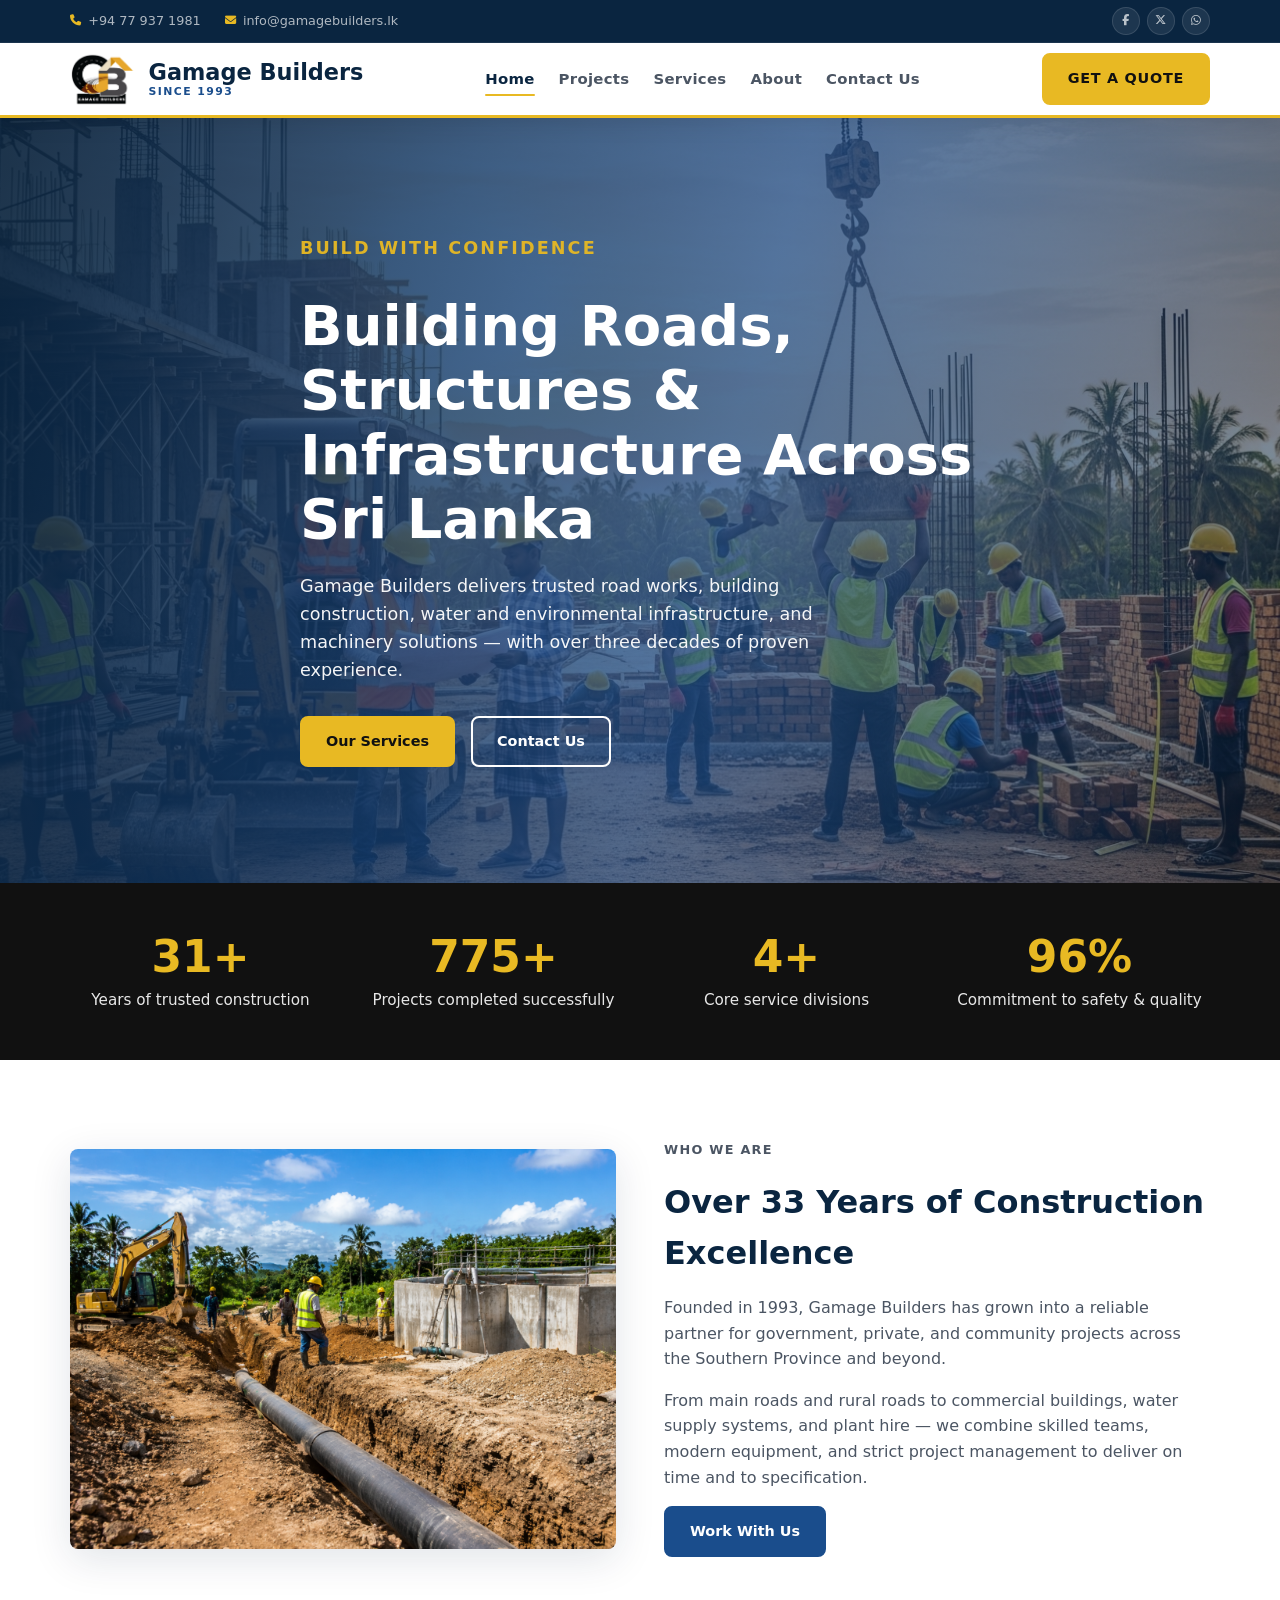
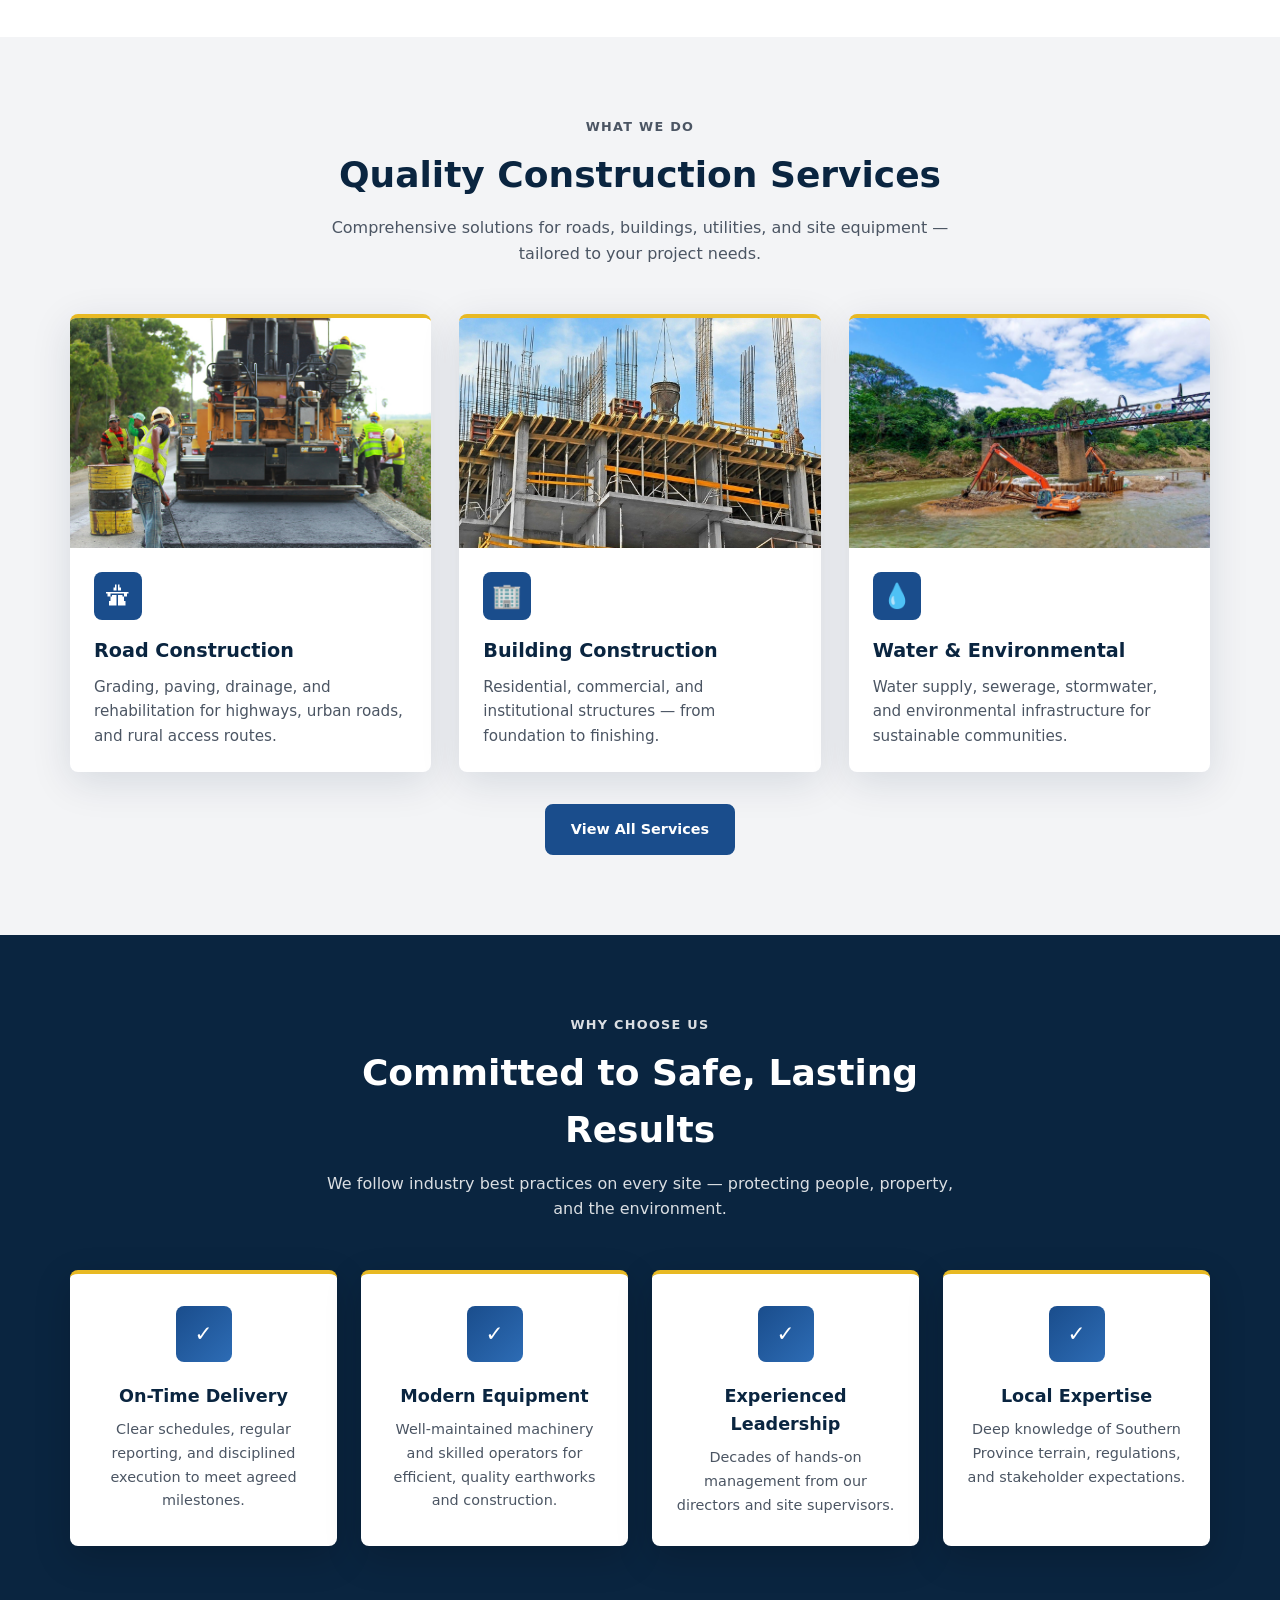
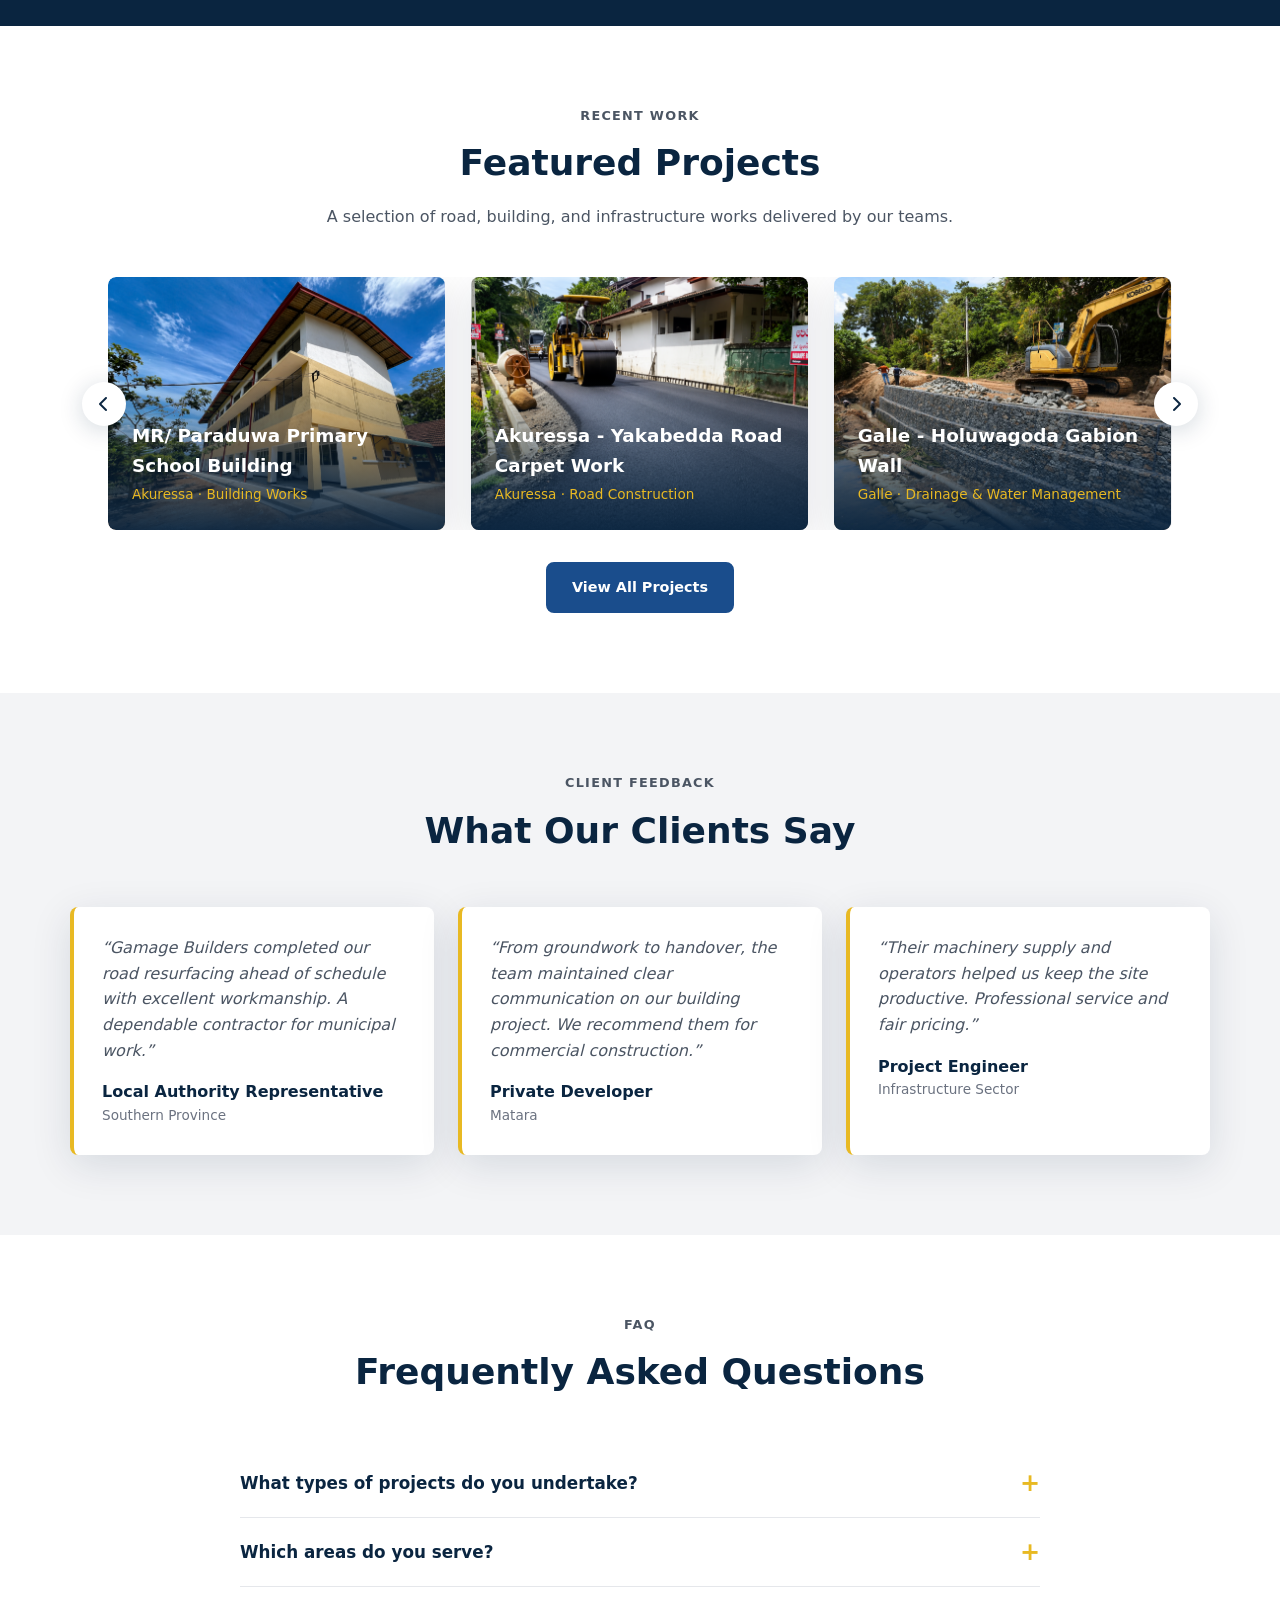
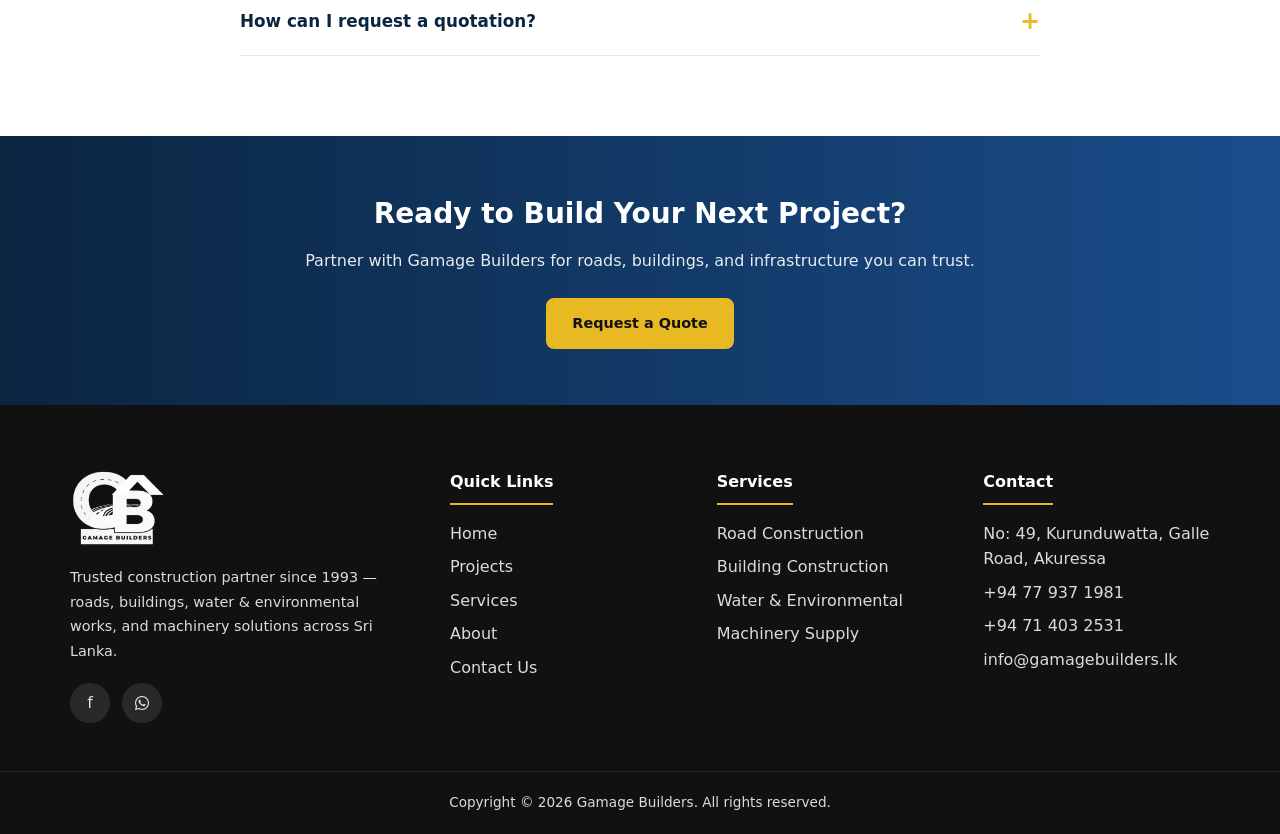
<file: index.html>
<!DOCTYPE html>
<html lang="en">
<head>
  <meta charset="UTF-8">
  <meta name="viewport" content="width=device-width, initial-scale=1.0">
  <meta name="description" content="Gamage Builders is a leading construction company in Sri Lanka offering road construction, building construction, water infrastructure, and machinery services since 1993.">
  <meta name="keywords" content="Gamage Builders, Gamage Construction, construction company Sri Lanka, road construction Sri Lanka, building contractors Sri Lanka">
  <meta property="og:title" content="Gamage Builders | Construction Company Sri Lanka">
  <meta property="og:description" content="Trusted construction company in Sri Lanka since 1993. Experts in road, building, and infrastructure construction.">
  <meta property="og:type" content="website">
  <meta property="og:url" content="https://gamagebuilders.lk">
  <meta property="og:image" content="https://gamagebuilders.lk/images/Company_Logo.png">
  <meta property="og:site_name" content="Gamage Builders">
  <link rel="canonical" href="https://gamagebuilders.lk">
  <title>Gamage Builders | Construction Company in Sri Lanka Since 1993</title>
  <link rel="stylesheet" href="css/style.css">
  <link rel="stylesheet" href="https://cdnjs.cloudflare.com/ajax/libs/font-awesome/6.5.0/css/all.min.css">
  <link rel="icon" href="images/logo.svg" type="image/svg+xml">
</head>
<body>
  <header class="site-header">
    <div class="header-top">
      <div class="container header-top__inner">
        <div class="header-contact-info">
          <a href="tel:+94779371981"><i class="fa-solid fa-phone"></i> +94 77 937 1981</a>
          <a href="mailto:info@gamagebuilders.lk"><i class="fa-solid fa-envelope"></i> info@gamagebuilders.lk</a>
        </div>
        <div class="header-socials" aria-label="Social media">
          <a href="https://www.facebook.com/gamagebuilders" target="_blank" rel="noopener noreferrer" title="Facebook"><i class="fa-brands fa-facebook-f"></i></a>
          <a href="https://twitter.com/" target="_blank" rel="noopener noreferrer" title="Twitter / X"><i class="fa-brands fa-x-twitter"></i></a>
          <!-- <a href="https://instagram.com/" target="_blank" rel="noopener noreferrer" title="Instagram"><i class="fa-brands fa-instagram"></i></a>
          <a href="https://linkedin.com/" target="_blank" rel="noopener noreferrer" title="LinkedIn"><i class="fa-brands fa-linkedin-in"></i></a> -->
          <a href="https://wa.me/94779371981" target="_blank" rel="noopener noreferrer" title="WhatsApp"><i class="fa-brands fa-whatsapp"></i></a>
        </div>
      </div>
    </div>
    <div class="header-nav">
      <div class="container header-nav__inner">
        <a href="index.html" class="logo">
          <img src="images/Company_Logo.png" alt="Gamage Builders" width="160" height="50"
               onerror="this.onerror=null;this.src='images/logo.svg';">
          <div class="logo__text">Gamage Builders<span>Since 1993</span></div>
        </a>
        <nav class="main-nav" aria-label="Main navigation">
          <ul>
            <li><a href="index.html" class="active">Home</a></li>
            <li><a href="projects.html">Projects</a></li>
            <li><a href="services.html">Services</a></li>
            <li><a href="about.html">About</a></li>
            <li><a href="contact.html">Contact Us</a></li>
          </ul>
        </nav>
        <a href="contact.html" class="btn btn--primary header-quote">Get A Quote</a>
        <button class="nav-toggle" type="button" aria-label="Open menu" aria-expanded="false">
          <span></span><span></span><span></span>
        </button>
      </div>
    </div>
  </header>

  <main>
    <section class="hero">
      <div class="hero__bg" aria-hidden="true"></div>
      <div class="container hero__content">
        <p class="hero__eyebrow">Build With Confidence</p>
        <h1>Building Roads, Structures & Infrastructure Across Sri Lanka</h1>
        <p>Gamage Builders delivers trusted road works, building construction, water and environmental infrastructure, and machinery solutions — with over three decades of proven experience.</p>
        <div class="hero__actions">
          <a href="services.html" class="btn btn--primary">Our Services</a>
          <a href="contact.html" class="btn btn--outline">Contact Us</a>
        </div>
      </div>
    </section>

    <section class="stats">
      <div class="container stats__grid">
        <div>
          <div class="stat__number" data-count="33" data-suffix="+">0+</div>
          <p class="stat__label">Years of trusted construction</p>
        </div>
        <div>
          <div class="stat__number" data-count="800" data-suffix="+">0+</div>
          <p class="stat__label">Projects completed successfully</p>
        </div>
        <div>
          <div class="stat__number" data-count="5" data-suffix="+">0</div>
          <p class="stat__label">Core service divisions</p>
        </div>
        <div>
          <div class="stat__number" data-count="100" data-suffix="%">0%</div>
          <p class="stat__label">Commitment to safety & quality</p>
        </div>
      </div>
    </section>

    <section class="section">
      <div class="container split">
        <div class="split__image">
          <img src="images/Home/WeAre1.png" alt="Gamage Builders at work on site">
        </div>
        <div>
          <p class="section__eyebrow">Who We Are</p>
          <h2>Over 33 Years of Construction Excellence</h2>
          <p>Founded in 1993, Gamage Builders has grown into a reliable partner for government, private, and community projects across the Southern Province and beyond.</p>
          <p>From main roads and rural roads to commercial buildings, water supply systems, and plant hire — we combine skilled teams, modern equipment, and strict project management to deliver on time and to specification.</p>
          <a href="about.html" class="btn btn--blue">Work With Us</a>
        </div>
      </div>
    </section>

    <section class="section section--gray">
      <div class="container">
        <header class="section__header">
          <p class="section__eyebrow">What We Do</p>
          <h2>Quality Construction Services</h2>
          <p>Comprehensive solutions for roads, buildings, utilities, and site equipment — tailored to your project needs.</p>
        </header>
        <div class="card-grid">
          <article class="service-card">
            <div class="service-card__img">
              <img src="images/road_construction.jpg" alt="Road construction">
            </div>
            <div class="service-card__body">
              <div class="service-card__icon" aria-hidden="true">&#128739;</div>
              <h3>Road Construction</h3>
              <p>Grading, paving, drainage, and rehabilitation for highways, urban roads, and rural access routes.</p>
            </div>
          </article>
          <article class="service-card">
            <div class="service-card__img">
              <img src="images/b_con_4.jpeg" alt="Building construction">
            </div>
            <div class="service-card__body">
              <div class="service-card__icon" aria-hidden="true">&#127970;</div>
              <h3>Building Construction</h3>
              <p>Residential, commercial, and institutional structures — from foundation to finishing.</p>
            </div>
          </article>
          <article class="service-card">
            <div class="service-card__img">
              <img src="images/water_con_2.png" alt="Water infrastructure">
            </div>
            <div class="service-card__body">
              <div class="service-card__icon" aria-hidden="true">&#128167;</div>
              <h3>Water & Environmental</h3>
              <p>Water supply, sewerage, stormwater, and environmental infrastructure for sustainable communities.</p>
            </div>
          </article>
        </div>
        <p class="text-center mt-2">
          <a href="services.html" class="btn btn--blue">View All Services</a>
        </p>
      </div>
    </section>

    <section class="section section--dark">
      <div class="container">
        <header class="section__header">
          <p class="section__eyebrow">Why Choose Us</p>
          <h2>Committed to Safe, Lasting Results</h2>
          <p>We follow industry best practices on every site — protecting people, property, and the environment.</p>
        </header>
        <div class="features features--cards">
          <article class="feature-card">
            <div class="feature-card__icon" aria-hidden="true">&#10003;</div>
            <h3>On-Time Delivery</h3>
            <p>Clear schedules, regular reporting, and disciplined execution to meet agreed milestones.</p>
          </article>
          <article class="feature-card">
            <div class="feature-card__icon" aria-hidden="true">&#10003;</div>
            <h3>Modern Equipment</h3>
            <p>Well-maintained machinery and skilled operators for efficient, quality earthworks and construction.</p>
          </article>
          <article class="feature-card">
            <div class="feature-card__icon" aria-hidden="true">&#10003;</div>
            <h3>Experienced Leadership</h3>
            <p>Decades of hands-on management from our directors and site supervisors.</p>
          </article>
          <article class="feature-card">
            <div class="feature-card__icon" aria-hidden="true">&#10003;</div>
            <h3>Local Expertise</h3>
            <p>Deep knowledge of Southern Province terrain, regulations, and stakeholder expectations.</p>
          </article>
        </div>
      </div>
    </section>

    <section class="section">
      <div class="container">
        <header class="section__header">
          <p class="section__eyebrow">Recent Work</p>
          <h2>Featured Projects</h2>
          <p>A selection of road, building, and infrastructure works delivered by our teams.</p>
        </header>
        <div class="featured-carousel" data-featured-carousel aria-roledescription="carousel" aria-label="Featured projects">
          <button type="button" class="featured-carousel__arrow featured-carousel__arrow--prev" aria-label="Show previous projects" aria-controls="featured-carousel-track">
            <i class="fa-solid fa-chevron-left" aria-hidden="true"></i>
          </button>
          <div class="featured-carousel__viewport">
            <div class="featured-carousel__track" id="featured-carousel-track">
              <a href="projects.html" class="project-card featured-carousel__slide">
                <img src="images/Projects/Paraduwa.png" alt="MR/ Paraduwa Primary School Building">
                <div class="project-card__overlay">
                  <h3>MR/ Paraduwa Primary School Building</h3>
                  <span>Akuressa · Building Works</span>
                </div>
              </a>
              <a href="projects.html" class="project-card featured-carousel__slide">
                <img src="images/Projects/Yakabedda.png" alt="Akuressa - Yakabedda Road Carpet Work">
                <div class="project-card__overlay">
                  <h3>Akuressa - Yakabedda Road Carpet Work</h3>
                  <span>Akuressa · Road Construction</span>
                </div>
              </a>
              <a href="projects.html" class="project-card featured-carousel__slide">
                <img src="images/Projects/Holuwagoda.png" alt="Galle - Holuwagoda Gabion Wall">
                <div class="project-card__overlay">
                  <h3>Galle - Holuwagoda Gabion Wall</h3>
                  <span>Galle · Drainage & Water Management</span>
                </div>
              </a>
              <a href="projects.html" class="project-card featured-carousel__slide">
                <img src="images/Projects/AkuressaHospital.png" alt="Akuressa Hospital Drainage">
                <div class="project-card__overlay">
                  <h3>Akuressa Hospital Drainage</h3>
                  <span>Civil Works · Drainage</span>
                </div>
              </a>
              <a href="projects.html" class="project-card featured-carousel__slide">
                <img src="images/Projects/AkuressaYouth.png" alt="Akuressa Youth Building Remaining Works">
                <div class="project-card__overlay">
                  <h3>Akuressa Youth Building Remaining Works</h3>
                  <span>Akuressa · Building Work</span>
                </div>
              </a>
              <a href="projects.html" class="project-card featured-carousel__slide">
                <img src="images/Projects/Derangala.png" alt="Sandae Arana Elders Home Project">
                <div class="project-card__overlay">
                  <h3>Sandae Arana Elders Home Project</h3>
                  <span>Darangala · Building Construction</span>
                </div>
              </a>
              <a href="projects.html" class="project-card featured-carousel__slide">
                <img src="images/Projects/Lenama.png" alt="Deegala - Lenama Road Carpet Work">
                <div class="project-card__overlay">
                  <h3>Deegala - Lenama Road Carpet Work</h3>
                  <span>Maramba · Road Construction</span>
                </div>
              </a>
              <a href="projects.html" class="project-card featured-carousel__slide">
                <img src="images/Projects/Elamaldeniya.png" alt="Elamaldeniya Gabion Wall Development">
                <div class="project-card__overlay">
                  <h3>Elamaldeniya Gabion Wall Development</h3>
                  <span>Elamaldeniya · Environmental Infrastructure</span>
                </div>
              </a>
              <a href="projects.html" class="project-card featured-carousel__slide">
                <img src="images/Projects/Kiralakale.png" alt="Kirala Kale Canal Restoration & Road Improvement">
                <div class="project-card__overlay">
                  <h3>Kirala Kale Canal Restoration & Road Improvement</h3>
                  <span>Kirala Kale · Environmental Infrastructure</span>
                </div>
              </a>
            </div>
          </div>
          <button type="button" class="featured-carousel__arrow featured-carousel__arrow--next" aria-label="Show next projects" aria-controls="featured-carousel-track">
            <i class="fa-solid fa-chevron-right" aria-hidden="true"></i>
          </button>
        </div>
        <p class="text-center mt-2">
          <a href="projects.html" class="btn btn--blue">View All Projects</a>
        </p>
      </div>
    </section>

    <section class="section section--gray">
      <div class="container">
        <header class="section__header">
          <p class="section__eyebrow">Client Feedback</p>
          <h2>What Our Clients Say</h2>
        </header>
        <div class="testimonial-grid">
          <blockquote class="testimonial">
            <p>“Gamage Builders completed our road resurfacing ahead of schedule with excellent workmanship. A dependable contractor for municipal work.”</p>
            <cite>Local Authority Representative<span>Southern Province</span></cite>
          </blockquote>
          <blockquote class="testimonial">
            <p>“From groundwork to handover, the team maintained clear communication on our building project. We recommend them for commercial construction.”</p>
            <cite>Private Developer<span>Matara</span></cite>
          </blockquote>
          <blockquote class="testimonial">
            <p>“Their machinery supply and operators helped us keep the site productive. Professional service and fair pricing.”</p>
            <cite>Project Engineer<span>Infrastructure Sector</span></cite>
          </blockquote>
        </div>
      </div>
    </section>

    <section class="section">
      <div class="container">
        <header class="section__header">
          <p class="section__eyebrow">FAQ</p>
          <h2>Frequently Asked Questions</h2>
        </header>
        <div class="faq-list">
          <div class="faq-item">
            <button type="button" class="faq-question">What types of projects do you undertake?</button>
            <div class="faq-answer">
              <p>We handle road construction, building works, water and environmental infrastructure, machinery hire, and related civil engineering services for public and private clients.</p>
            </div>
          </div>
          <div class="faq-item">
            <button type="button" class="faq-question">Which areas do you serve?</button>
            <div class="faq-answer">
              <p>We regularly work across the Southern Province and other regions of Sri Lanka, depending on project scope.</p>
            </div>
          </div>
          <div class="faq-item">
            <button type="button" class="faq-question">How can I request a quotation?</button>
            <div class="faq-answer">
              <p>Call us, email info@gamagebuilders.lk, or use the contact form on our website with your project details. We will respond promptly to discuss requirements and site visits.</p>
            </div>
          </div>
        </div>
      </div>
    </section>

    <section class="cta-band">
      <div class="container">
        <h2>Ready to Build Your Next Project?</h2>
        <p>Partner with Gamage Builders for roads, buildings, and infrastructure you can trust.</p>
        <a href="contact.html" class="btn btn--primary">Request a Quote</a>
      </div>
    </section>
  </main>

  <footer class="site-footer">
    <div class="container footer-grid">
      <div class="footer-brand">
        <img src="images/Logo/logo_mono_2.png" alt="Gamage Builders">
        <p>Trusted construction partner since 1993 — roads, buildings, water & environmental works, and machinery solutions across Sri Lanka.</p>
        <div class="social-links" aria-label="Social media">
          <a href="https://www.facebook.com/gamagebuilders" target="_blank" rel="noopener noreferrer" title="Facebook">f</a>
          <!-- <a href="https://instagram.com/" target="_blank" rel="noopener noreferrer" title="Instagram">&#9679;</a>
          <a href="https://linkedin.com/" target="_blank" rel="noopener noreferrer" title="LinkedIn">in</a> -->
          <a href="https://wa.me/94779371981" target="_blank" rel="noopener noreferrer" title="WhatsApp"><i class="fa-brands fa-whatsapp"></i></a>
        </div>
      </div>
      <div>
        <h4>Quick Links</h4>
        <ul>
          <li><a href="index.html">Home</a></li>
          <li><a href="projects.html">Projects</a></li>
          <li><a href="services.html">Services</a></li>
          <li><a href="about.html">About</a></li>
          <li><a href="contact.html">Contact Us</a></li>
        </ul>
      </div>
      <div>
        <h4>Services</h4>
        <ul>
          <li><a href="services.html#roads">Road Construction</a></li>
          <li><a href="services.html#buildings">Building Construction</a></li>
          <li><a href="services.html#water">Water & Environmental</a></li>
          <li><a href="services.html#machinery">Machinery Supply</a></li>
        </ul>
      </div>
      <div>
        <h4>Contact</h4>
        <ul>
          <li>No: 49, Kurunduwatta, Galle Road, Akuressa</li>
          <li><a href="tel:+94779371981">+94 77 937 1981</a></li>
          <li><a href="tel:+94714032531">+94 71 403 2531</a></li>
          <li><a href="mailto:info@gamagebuilders.lk">info@gamagebuilders.lk</a></li>
        </ul>
      </div>
    </div>
    <div class="footer-bottom">
      <div class="container">
        <p>Copyright &copy; <span id="year"></span> Gamage Builders. All rights reserved.</p>
      </div>
    </div>
  </footer>

  <script src="js/main.js"></script>
</body>
</html>
</file>
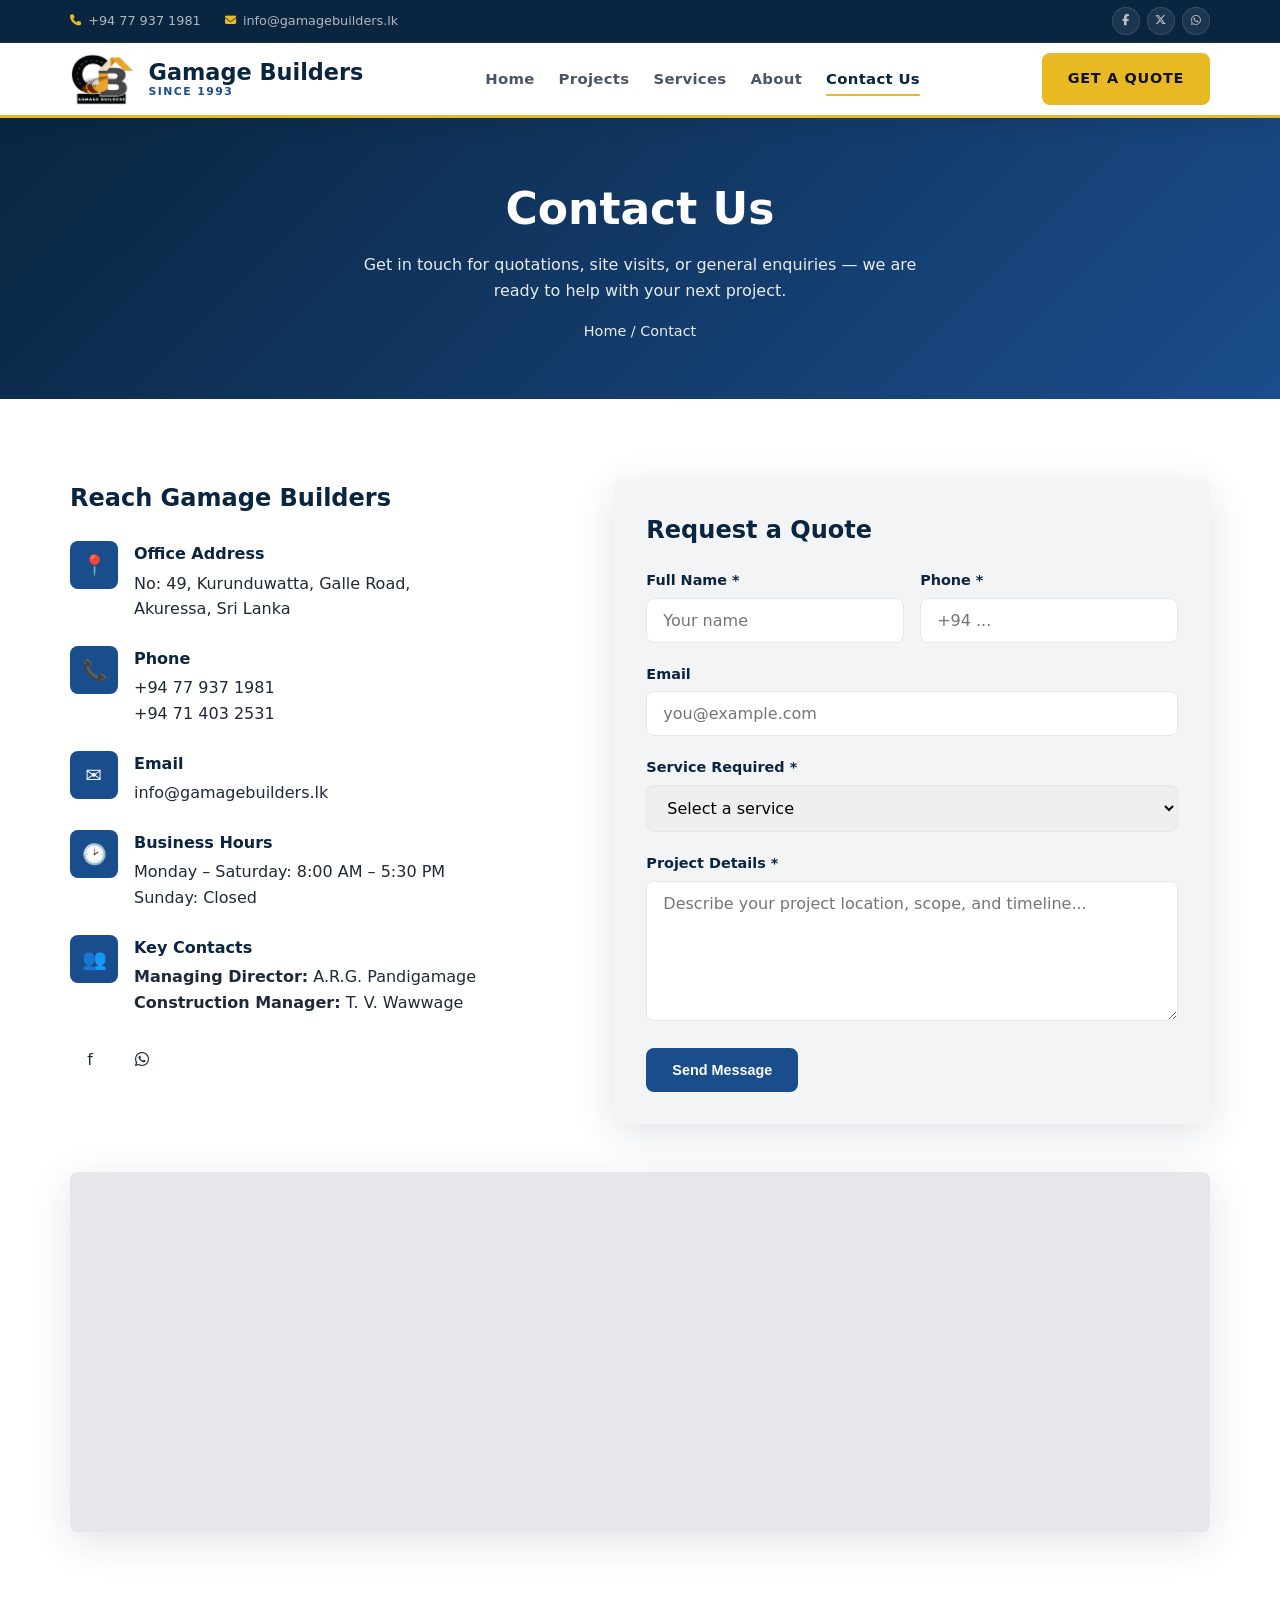
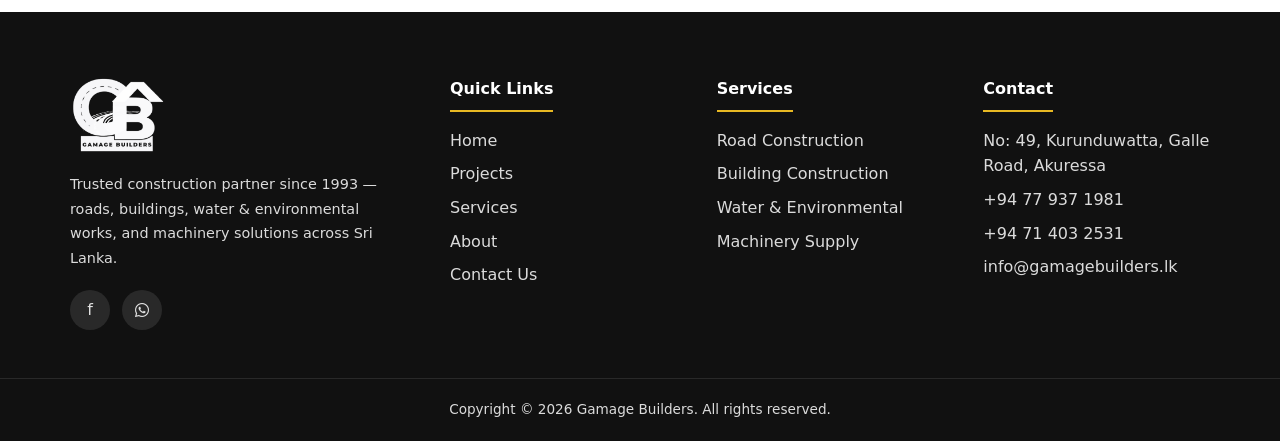
<file: contact.html>
<!DOCTYPE html>
<html lang="en">
<head>
  <meta charset="UTF-8">
  <meta name="viewport" content="width=device-width, initial-scale=1.0">
  <meta name="description" content="Contact Gamage Builders — request a quote for construction services across Sri Lanka.">
  <title>Contact Us | Gamage Builders</title>
  <link rel="stylesheet" href="css/style.css">
  <link rel="stylesheet" href="https://cdnjs.cloudflare.com/ajax/libs/font-awesome/6.5.0/css/all.min.css">
  <link rel="icon" href="images/logo.svg" type="image/svg+xml">
</head>
<body>
  <header class="site-header">
    <div class="header-top">
      <div class="container header-top__inner">
        <div class="header-contact-info">
          <a href="tel:+94779371981"><i class="fa-solid fa-phone"></i> +94 77 937 1981</a>
          <a href="mailto:info@gamagebuilders.lk"><i class="fa-solid fa-envelope"></i> info@gamagebuilders.lk</a>
        </div>
        <div class="header-socials" aria-label="Social media">
          <a href="https://www.facebook.com/gamagebuilders" target="_blank" rel="noopener noreferrer" title="Facebook"><i class="fa-brands fa-facebook-f"></i></a>
          <a href="https://twitter.com/" target="_blank" rel="noopener noreferrer" title="Twitter / X"><i class="fa-brands fa-x-twitter"></i></a>
          <!-- <a href="https://instagram.com/" target="_blank" rel="noopener noreferrer" title="Instagram"><i class="fa-brands fa-instagram"></i></a>
          <a href="https://linkedin.com/" target="_blank" rel="noopener noreferrer" title="LinkedIn"><i class="fa-brands fa-linkedin-in"></i></a> -->
          <a href="https://wa.me/94779371981" target="_blank" rel="noopener noreferrer" title="WhatsApp"><i class="fa-brands fa-whatsapp"></i></a>
        </div>
      </div>
    </div>
    <div class="header-nav">
      <div class="container header-nav__inner">
        <a href="index.html" class="logo">
          <img src="images/Company_Logo.png" alt="Gamage Builders" width="160" height="50"
               onerror="this.onerror=null;this.src='images/logo.svg';">
          <div class="logo__text">Gamage Builders<span>Since 1993</span></div>
        </a>
        <nav class="main-nav" aria-label="Main navigation">
          <ul>
            <li><a href="index.html">Home</a></li>
            <li><a href="projects.html">Projects</a></li>
            <li><a href="services.html">Services</a></li>
            <li><a href="about.html">About</a></li>
            <li><a href="contact.html" class="active">Contact Us</a></li>
          </ul>
        </nav>
        <a href="contact.html" class="btn btn--primary header-quote">Get A Quote</a>
        <button class="nav-toggle" type="button" aria-label="Open menu" aria-expanded="false">
          <span></span><span></span><span></span>
        </button>
      </div>
    </div>
  </header>

  <main>
    <section class="page-hero">
      <div class="container">
        <h1>Contact Us</h1>
        <p>Get in touch for quotations, site visits, or general enquiries — we are ready to help with your next project.</p>
        <p class="breadcrumb"><a href="index.html">Home</a> / Contact</p>
      </div>
    </section>

    <section class="section">
      <div class="container contact-grid">
        <div class="contact-info">
          <h2 style="color:var(--blue-dark);margin-bottom:1.5rem">Reach Gamage Builders</h2>

          <div class="contact-info__item">
            <div class="contact-info__icon" aria-hidden="true">&#128205;</div>
            <div>
              <h3>Office Address</h3>
              <p>No: 49, Kurunduwatta, Galle Road,<br>Akuressa, Sri Lanka</p>
            </div>
          </div>

          <div class="contact-info__item">
            <div class="contact-info__icon" aria-hidden="true">&#128222;</div>
            <div>
              <h3>Phone</h3>
              <p><a href="tel:+94779371981">+94 77 937 1981</a></p>
              <p><a href="tel:+94714032531">+94 71 403 2531</a></p>
            </div>
          </div>

          <div class="contact-info__item">
            <div class="contact-info__icon" aria-hidden="true">&#9993;</div>
            <div>
              <h3>Email</h3>
              <p><a href="mailto:info@gamagebuilders.lk">info@gamagebuilders.lk</a></p>
            </div>
          </div>

          <div class="contact-info__item">
            <div class="contact-info__icon" aria-hidden="true">&#128337;</div>
            <div>
              <h3>Business Hours</h3>
              <p>Monday – Saturday: 8:00 AM – 5:30 PM<br>Sunday: Closed</p>
            </div>
          </div>

          <div class="contact-info__item">
            <div class="contact-info__icon" aria-hidden="true">&#128101;</div>
            <div>
              <h3>Key Contacts</h3>
              <p><strong>Managing Director:</strong> A.R.G. Pandigamage</p>
              <p><strong>Construction Manager:</strong> T. V. Wawwage</p>
            </div>
          </div>

          <div class="social-links" style="margin-top:1rem" aria-label="Social media">
            <a href="https://www.facebook.com/gamagebuilders" target="_blank" rel="noopener noreferrer" title="Facebook">f</a>
            <!-- <a href="https://instagram.com/" target="_blank" rel="noopener noreferrer" title="Instagram">&#9679;</a>
            <a href="https://linkedin.com/" target="_blank" rel="noopener noreferrer" title="LinkedIn">in</a> -->
            <a href="https://wa.me/94779371981" target="_blank" rel="noopener noreferrer" title="WhatsApp"><i class="fa-brands fa-whatsapp"></i></a>
          </div>
        </div>

        <form class="contact-form" data-validate data-endpoint="https://formsubmit.co/ajax/info@gamagebuilders.lk" method="post">
          <h2 style="color:var(--blue-dark);margin-bottom:1.25rem">Request a Quote</h2>
          <div class="form-row">
            <div class="form-group">
              <label for="name">Full Name *</label>
              <input type="text" id="name" name="name" required placeholder="Your name">
            </div>
            <div class="form-group">
              <label for="phone">Phone *</label>
              <input type="tel" id="phone" name="phone" required placeholder="+94 ...">
            </div>
          </div>
          <div class="form-group">
            <label for="email">Email</label>
            <input type="email" id="email" name="email" placeholder="you@example.com">
          </div>
          <div class="form-group">
            <label for="service">Service Required *</label>
            <select id="service" name="service" required>
              <option value="">Select a service</option>
              <option value="roads">Road Construction</option>
              <option value="buildings">Building Construction</option>
              <option value="water">Water & Environmental Infrastructure</option>
              <option value="machinery">Machinery Supply / Plant Hire</option>
              <option value="other">Other Construction Works</option>
            </select>
          </div>
          <div class="form-group">
            <label for="message">Project Details *</label>
            <textarea id="message" name="message" required placeholder="Describe your project location, scope, and timeline..."></textarea>
          </div>
          <button type="submit" class="btn btn--blue">Send Message</button>
          <p class="form-message" role="status"></p>
          <input type="hidden" name="_subject" value="New Quote Request — Gamage Builders">
          <input type="hidden" name="_template" value="table">
          <input type="text" name="_honey" class="form-honey" tabindex="-1" autocomplete="off" aria-hidden="true">
        </form>
      </div>

      <div class="container map-wrap">
        <iframe
          title="Gamage Builders location map — Akuressa"
          src="https://www.google.com/maps?q=49+Kurunduwatta+Galle+Road+Akuressa+Sri+Lanka&output=embed"
          allowfullscreen=""
          loading="lazy"
          referrerpolicy="no-referrer-when-downgrade"></iframe>
      </div>
    </section>
  </main>

  <footer class="site-footer">
    <div class="container footer-grid">
      <div class="footer-brand">
        <img src="images/Logo/logo_mono_2.png" alt="Gamage Builders">
        <p>Trusted construction partner since 1993 — roads, buildings, water & environmental works, and machinery solutions across Sri Lanka.</p>
        <div class="social-links" aria-label="Social media">
          <a href="https://www.facebook.com/gamagebuilders" target="_blank" rel="noopener noreferrer" title="Facebook">f</a>
          <!-- <a href="https://instagram.com/" target="_blank" rel="noopener noreferrer" title="Instagram">&#9679;</a>
          <a href="https://linkedin.com/" target="_blank" rel="noopener noreferrer" title="LinkedIn">in</a> -->
          <a href="https://wa.me/94779371981" target="_blank" rel="noopener noreferrer" title="WhatsApp"><i class="fa-brands fa-whatsapp"></i></a>
        </div>
      </div>
      <div>
        <h4>Quick Links</h4>
        <ul>
          <li><a href="index.html">Home</a></li>
          <li><a href="projects.html">Projects</a></li>
          <li><a href="services.html">Services</a></li>
          <li><a href="about.html">About</a></li>
          <li><a href="contact.html">Contact Us</a></li>
        </ul>
      </div>
      <div>
        <h4>Services</h4>
        <ul>
          <li><a href="services.html#roads">Road Construction</a></li>
          <li><a href="services.html#buildings">Building Construction</a></li>
          <li><a href="services.html#water">Water & Environmental</a></li>
          <li><a href="services.html#machinery">Machinery Supply</a></li>
        </ul>
      </div>
      <div>
        <h4>Contact</h4>
        <ul>
          <li>No: 49, Kurunduwatta, Galle Road, Akuressa</li>
          <li><a href="tel:+94779371981">+94 77 937 1981</a></li>
          <li><a href="tel:+94714032531">+94 71 403 2531</a></li>
          <li><a href="mailto:info@gamagebuilders.lk">info@gamagebuilders.lk</a></li>
        </ul>
      </div>
    </div>
    <div class="footer-bottom">
      <div class="container">
        <p>Copyright &copy; <span id="year"></span> Gamage Builders. All rights reserved.</p>
      </div>
    </div>
  </footer>

  <script src="js/main.js"></script>
</body>
</html>
</file>
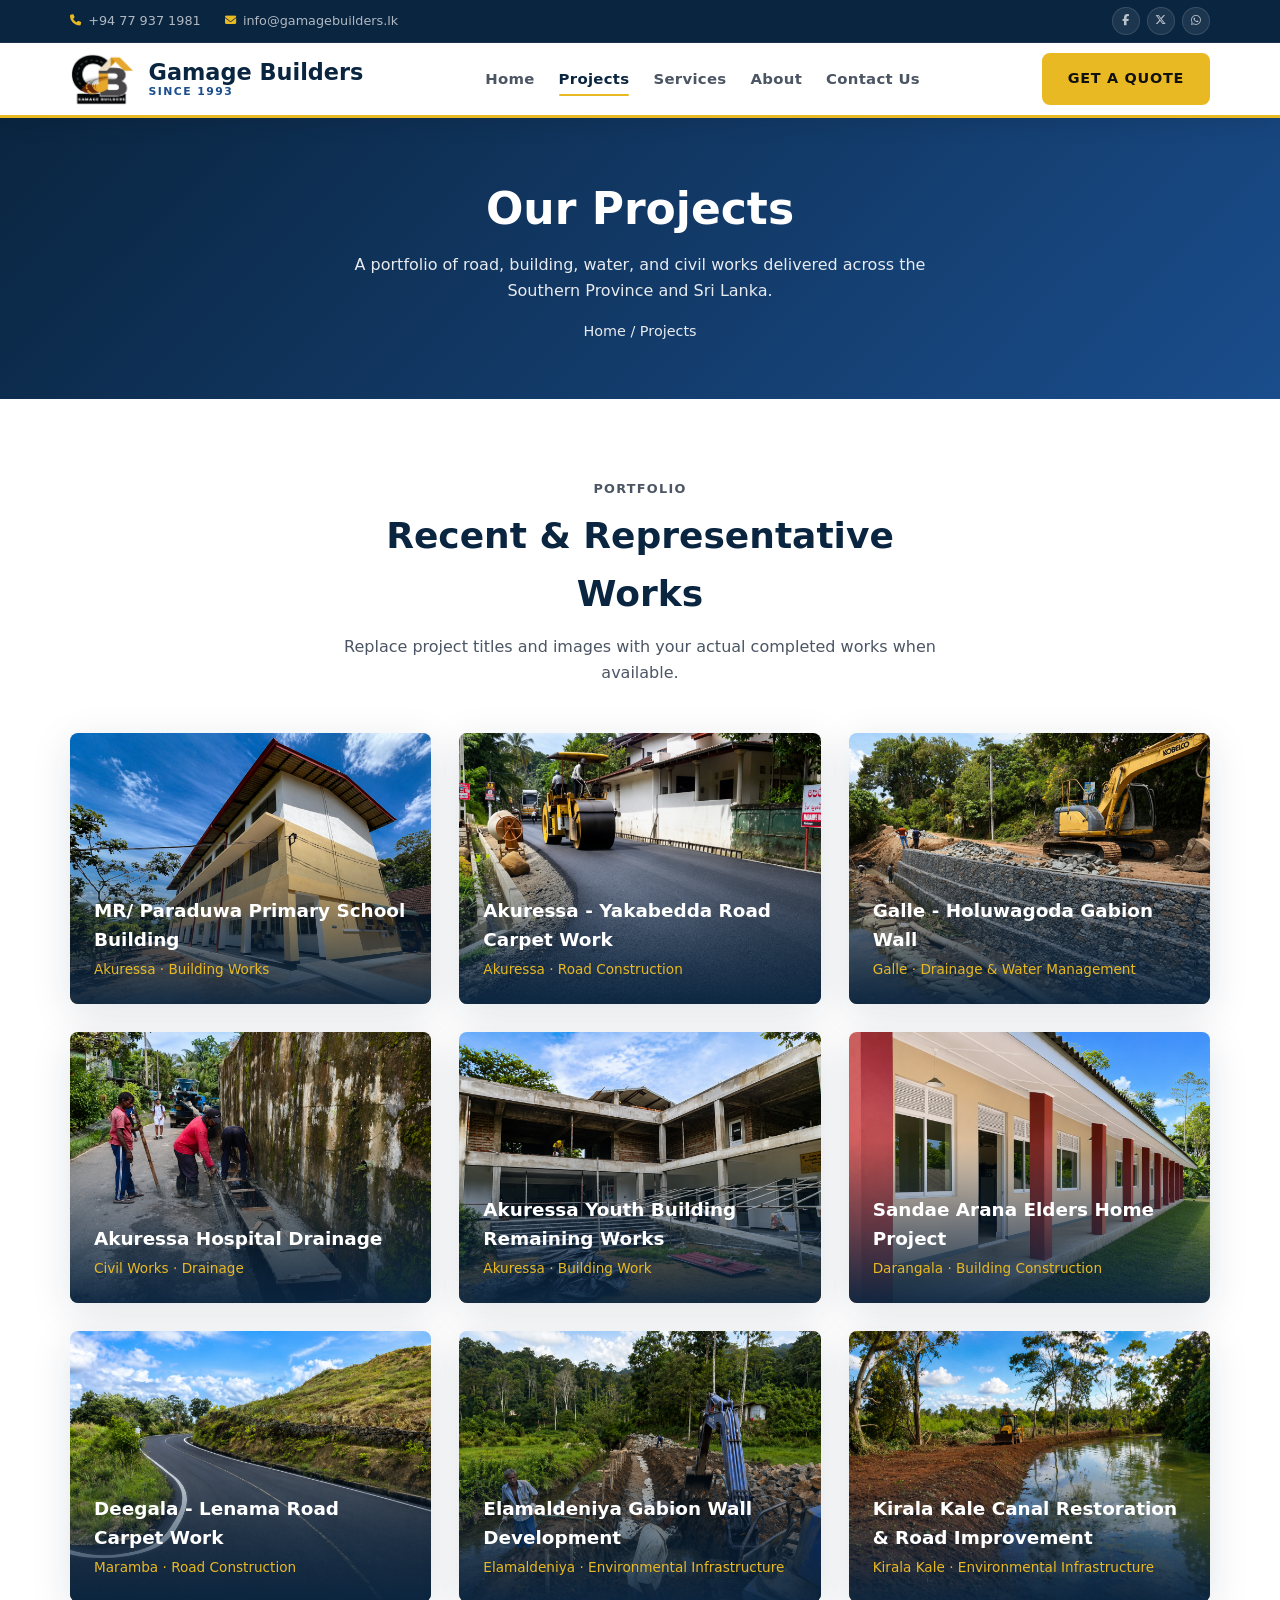
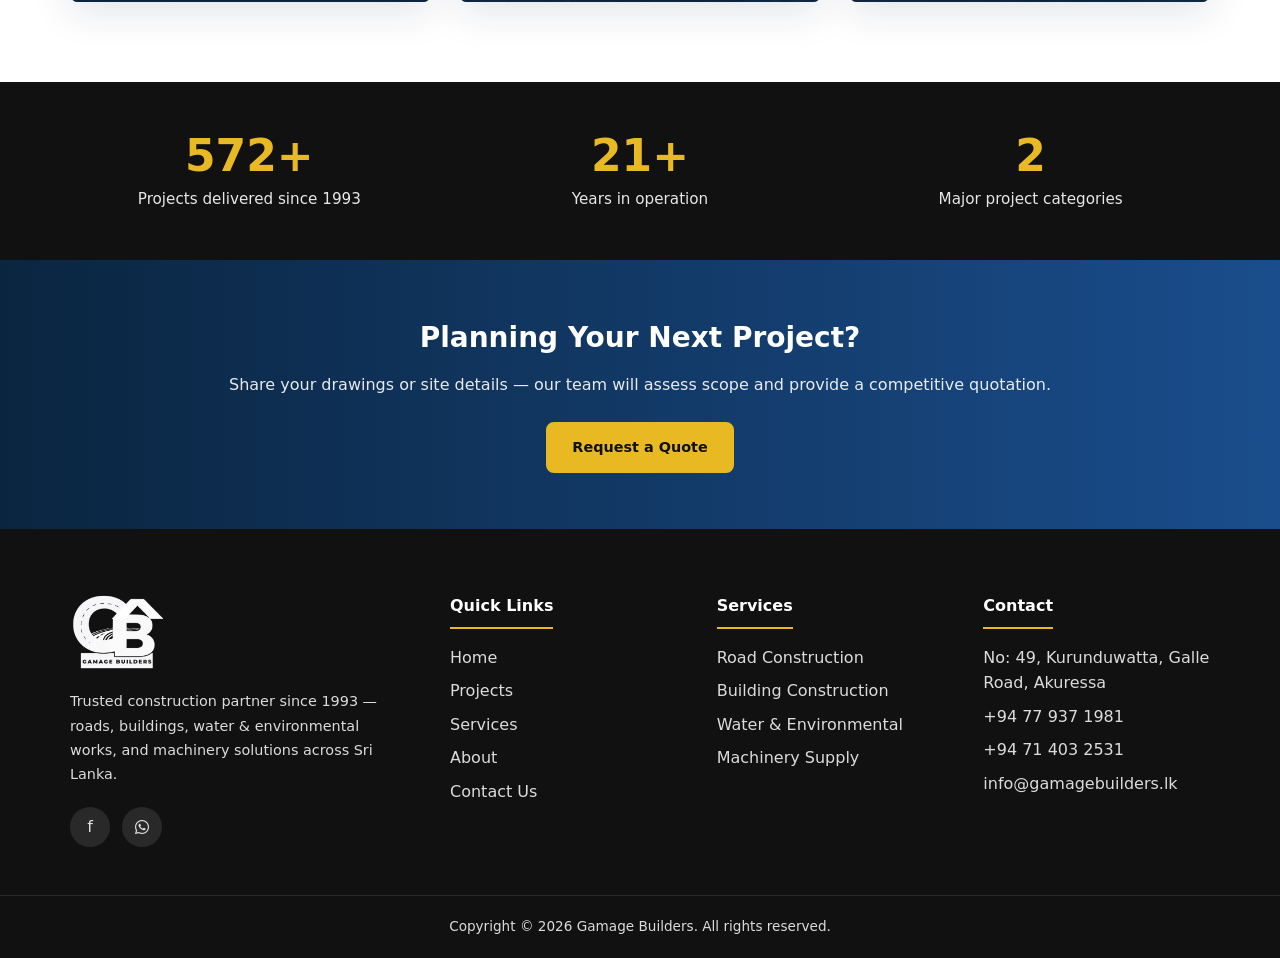
<file: projects.html>
<!DOCTYPE html>
<html lang="en">
<head>
  <meta charset="UTF-8">
  <meta name="viewport" content="width=device-width, initial-scale=1.0">
  <meta name="description" content="Projects completed by Gamage Builders — roads, buildings, and infrastructure across Sri Lanka.">
  <title>Projects | Gamage Builders</title>
  <link rel="stylesheet" href="css/style.css">
  <link rel="stylesheet" href="https://cdnjs.cloudflare.com/ajax/libs/font-awesome/6.5.0/css/all.min.css">
  <link rel="icon" href="images/logo.svg" type="image/svg+xml">
</head>
<body>
  <header class="site-header">
    <div class="header-top">
      <div class="container header-top__inner">
        <div class="header-contact-info">
          <a href="tel:+94779371981"><i class="fa-solid fa-phone"></i> +94 77 937 1981</a>
          <a href="mailto:info@gamagebuilders.lk"><i class="fa-solid fa-envelope"></i> info@gamagebuilders.lk</a>
        </div>
        <div class="header-socials" aria-label="Social media">
          <a href="https://www.facebook.com/gamagebuilders" target="_blank" rel="noopener noreferrer" title="Facebook"><i class="fa-brands fa-facebook-f"></i></a>
          <a href="https://twitter.com/" target="_blank" rel="noopener noreferrer" title="Twitter / X"><i class="fa-brands fa-x-twitter"></i></a>
          <!-- <a href="https://instagram.com/" target="_blank" rel="noopener noreferrer" title="Instagram"><i class="fa-brands fa-instagram"></i></a>
          <a href="https://linkedin.com/" target="_blank" rel="noopener noreferrer" title="LinkedIn"><i class="fa-brands fa-linkedin-in"></i></a> -->
          <a href="https://wa.me/94779371981" target="_blank" rel="noopener noreferrer" title="WhatsApp"><i class="fa-brands fa-whatsapp"></i></a>
        </div>
      </div>
    </div>
    <div class="header-nav">
      <div class="container header-nav__inner">
        <a href="index.html" class="logo">
          <img src="images/Company_Logo.png" alt="Gamage Builders" width="160" height="50"
               onerror="this.onerror=null;this.src='images/logo.svg';">
          <div class="logo__text">Gamage Builders<span>Since 1993</span></div>
        </a>
        <nav class="main-nav" aria-label="Main navigation">
          <ul>
            <li><a href="index.html">Home</a></li>
            <li><a href="projects.html" class="active">Projects</a></li>
            <li><a href="services.html">Services</a></li>
            <li><a href="about.html">About</a></li>
            <li><a href="contact.html">Contact Us</a></li>
          </ul>
        </nav>
        <a href="contact.html" class="btn btn--primary header-quote">Get A Quote</a>
        <button class="nav-toggle" type="button" aria-label="Open menu" aria-expanded="false">
          <span></span><span></span><span></span>
        </button>
      </div>
    </div>
  </header>

  <main>
    <section class="page-hero">
      <div class="container">
        <h1>Our Projects</h1>
        <p>A portfolio of road, building, water, and civil works delivered across the Southern Province and Sri Lanka.</p>
        <p class="breadcrumb"><a href="index.html">Home</a> / Projects</p>
      </div>
    </section>

    <section class="section">
      <div class="container">
        <header class="section__header">
          <p class="section__eyebrow">Portfolio</p>
          <h2>Recent & Representative Works</h2>
          <p>Replace project titles and images with your actual completed works when available.</p>
        </header>
        <div class="card-grid">
          <article class="project-card">
            <img src="images/Projects/Paraduwa.png" alt="MR/ Paraduwa Primary School Building">
            <div class="project-card__overlay">
              <h3>MR/ Paraduwa Primary School Building</h3>
              <span>Akuressa · Building Works</span>
            </div>
          </article>
          <article class="project-card">
            <img src="images/Projects/Yakabedda.png" alt="Akuressa - Yakabedda Road Carpet Work">
            <div class="project-card__overlay">
              <h3>Akuressa - Yakabedda Road Carpet Work</h3>
              <span>Akuressa · Road Construction</span>
            </div>
          </article>
          <article class="project-card">
            <img src="images/Projects/Holuwagoda.png" alt="Galle - Holuwagoda Gabion Wall">
            <div class="project-card__overlay">
              <h3>Galle - Holuwagoda Gabion Wall</h3>
              <span>Galle · Drainage & Water Management</span>
            </div>
          </article>
          <article class="project-card">
            <img src="images/Projects/AkuressaHospital.png" alt="Akuressa Hospital Drainage">
            <div class="project-card__overlay">
              <h3>Akuressa Hospital Drainage</h3>
              <span>Civil Works · Drainage</span>
            </div>
          </article>
          <article class="project-card">
            <img src="images/Projects/AkuressaYouth.png" alt="Akuressa Youth Building Remaining Works">
            <div class="project-card__overlay">
              <h3>Akuressa Youth Building Remaining Works</h3>
              <span>Akuressa · Building Work</span>
            </div>
          </article>
          <article class="project-card">
            <img src="images/Projects/Derangala.png" alt="Sandae Arana Elders Home Project">
            <div class="project-card__overlay">
              <h3>Sandae Arana Elders Home Project</h3>
              <span>Darangala · Building Construction</span>
            </div>
          </article>
          <article class="project-card">
            <img src="images/Projects/Lenama.png" alt="Deegala - Lenama Road Carpet Work">
            <div class="project-card__overlay">
              <h3>Deegala - Lenama Road Carpet Work</h3>
              <span>Maramba · Road Construction</span>
            </div>
          </article>
          <article class="project-card">
            <img src="images/Projects/Elamaldeniya.png" alt="Elamaldeniya Gabion Wall Development">
            <div class="project-card__overlay">
              <h3>Elamaldeniya Gabion Wall Development</h3>
              <span>Elamaldeniya · Environmental Infrastructure</span>
            </div>
          </article>
          <article class="project-card">
            <img src="images/Projects/Kiralakale.png" alt="Kirala Kale Canal Restoration & Road Improvement">
            <div class="project-card__overlay">
              <h3>Kirala Kale Canal Restoration & Road Improvement</h3>
              <span>Kirala Kale · Environmental Infrastructure</span>
            </div>
          </article>
        </div>
      </div>
    </section>

    <section class="stats">
      <div class="container stats__grid">
        <div>
          <div class="stat__number" data-count="800" data-suffix="+">0+</div>
          <p class="stat__label">Projects delivered since 1993</p>
        </div>
        <div>
          <div class="stat__number" data-count="30" data-suffix="+">0+</div>
          <p class="stat__label">Years in operation</p>
        </div>
        <div>
          <div class="stat__number" data-count="4">0</div>
          <p class="stat__label">Major project categories</p>
        </div>
      </div>
    </section>

    <section class="cta-band">
      <div class="container">
        <h2>Planning Your Next Project?</h2>
        <p>Share your drawings or site details — our team will assess scope and provide a competitive quotation.</p>
        <a href="contact.html" class="btn btn--primary">Request a Quote</a>
      </div>
    </section>
  </main>

  <footer class="site-footer">
    <div class="container footer-grid">
      <div class="footer-brand">
        <img src="images/Logo/logo_mono_2.png" alt="Gamage Builders">
        <p>Trusted construction partner since 1993 — roads, buildings, water & environmental works, and machinery solutions across Sri Lanka.</p>
        <div class="social-links" aria-label="Social media">
          <a href="https://www.facebook.com/gamagebuilders" target="_blank" rel="noopener noreferrer" title="Facebook">f</a>
          <!-- <a href="https://instagram.com/" target="_blank" rel="noopener noreferrer" title="Instagram">&#9679;</a>
          <a href="https://linkedin.com/" target="_blank" rel="noopener noreferrer" title="LinkedIn">in</a> -->
          <a href="https://wa.me/94779371981" target="_blank" rel="noopener noreferrer" title="WhatsApp"><i class="fa-brands fa-whatsapp"></i></a>
        </div>
      </div>
      <div>
        <h4>Quick Links</h4>
        <ul>
          <li><a href="index.html">Home</a></li>
          <li><a href="projects.html">Projects</a></li>
          <li><a href="services.html">Services</a></li>
          <li><a href="about.html">About</a></li>
          <li><a href="contact.html">Contact Us</a></li>
        </ul>
      </div>
      <div>
        <h4>Services</h4>
        <ul>
          <li><a href="services.html#roads">Road Construction</a></li>
          <li><a href="services.html#buildings">Building Construction</a></li>
          <li><a href="services.html#water">Water & Environmental</a></li>
          <li><a href="services.html#machinery">Machinery Supply</a></li>
        </ul>
      </div>
      <div>
        <h4>Contact</h4>
        <ul>
          <li>No: 49, Kurunduwatta, Galle Road, Akuressa</li>
          <li><a href="tel:+94779371981">+94 77 937 1981</a></li>
          <li><a href="tel:+94714032531">+94 71 403 2531</a></li>
          <li><a href="mailto:info@gamagebuilders.lk">info@gamagebuilders.lk</a></li>
        </ul>
      </div>
    </div>
    <div class="footer-bottom">
      <div class="container">
        <p>Copyright &copy; <span id="year"></span> Gamage Builders. All rights reserved.</p>
      </div>
    </div>
  </footer>

  <script src="js/main.js"></script>
</body>
</html>
</file>
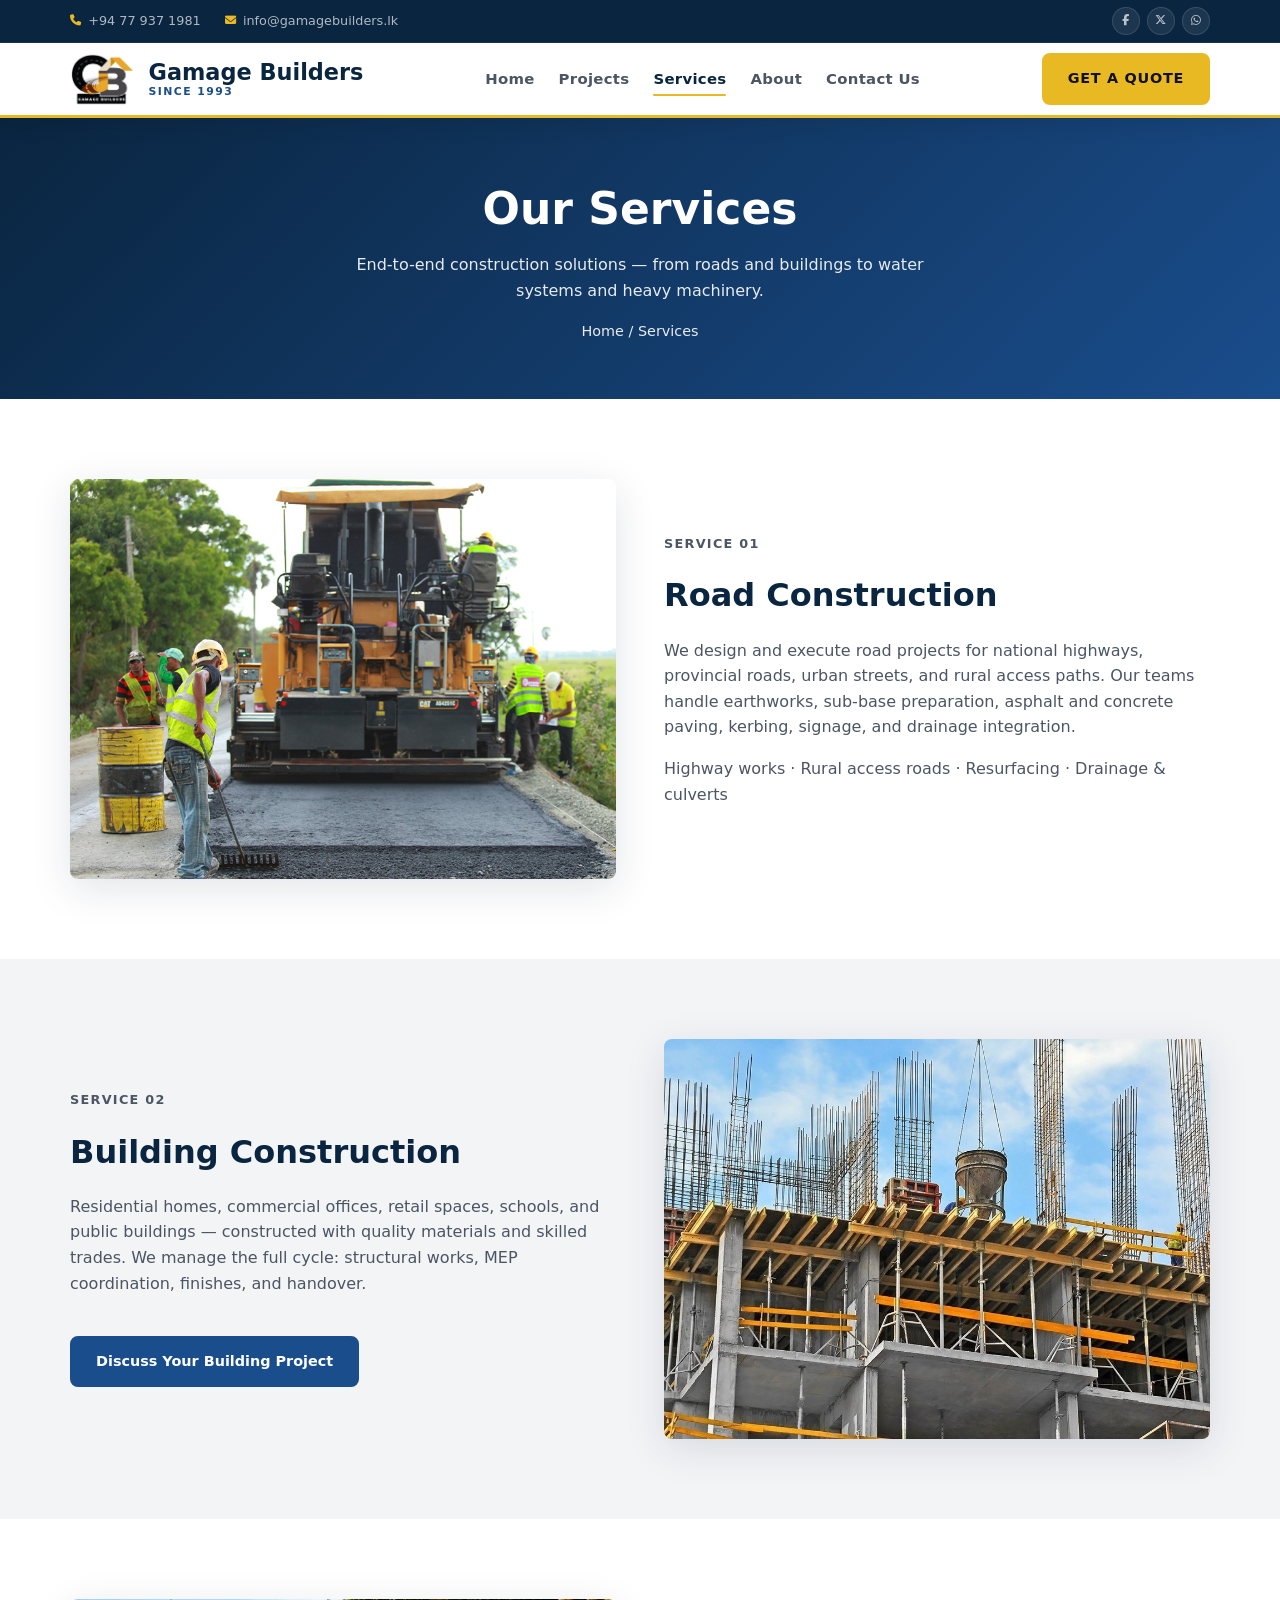
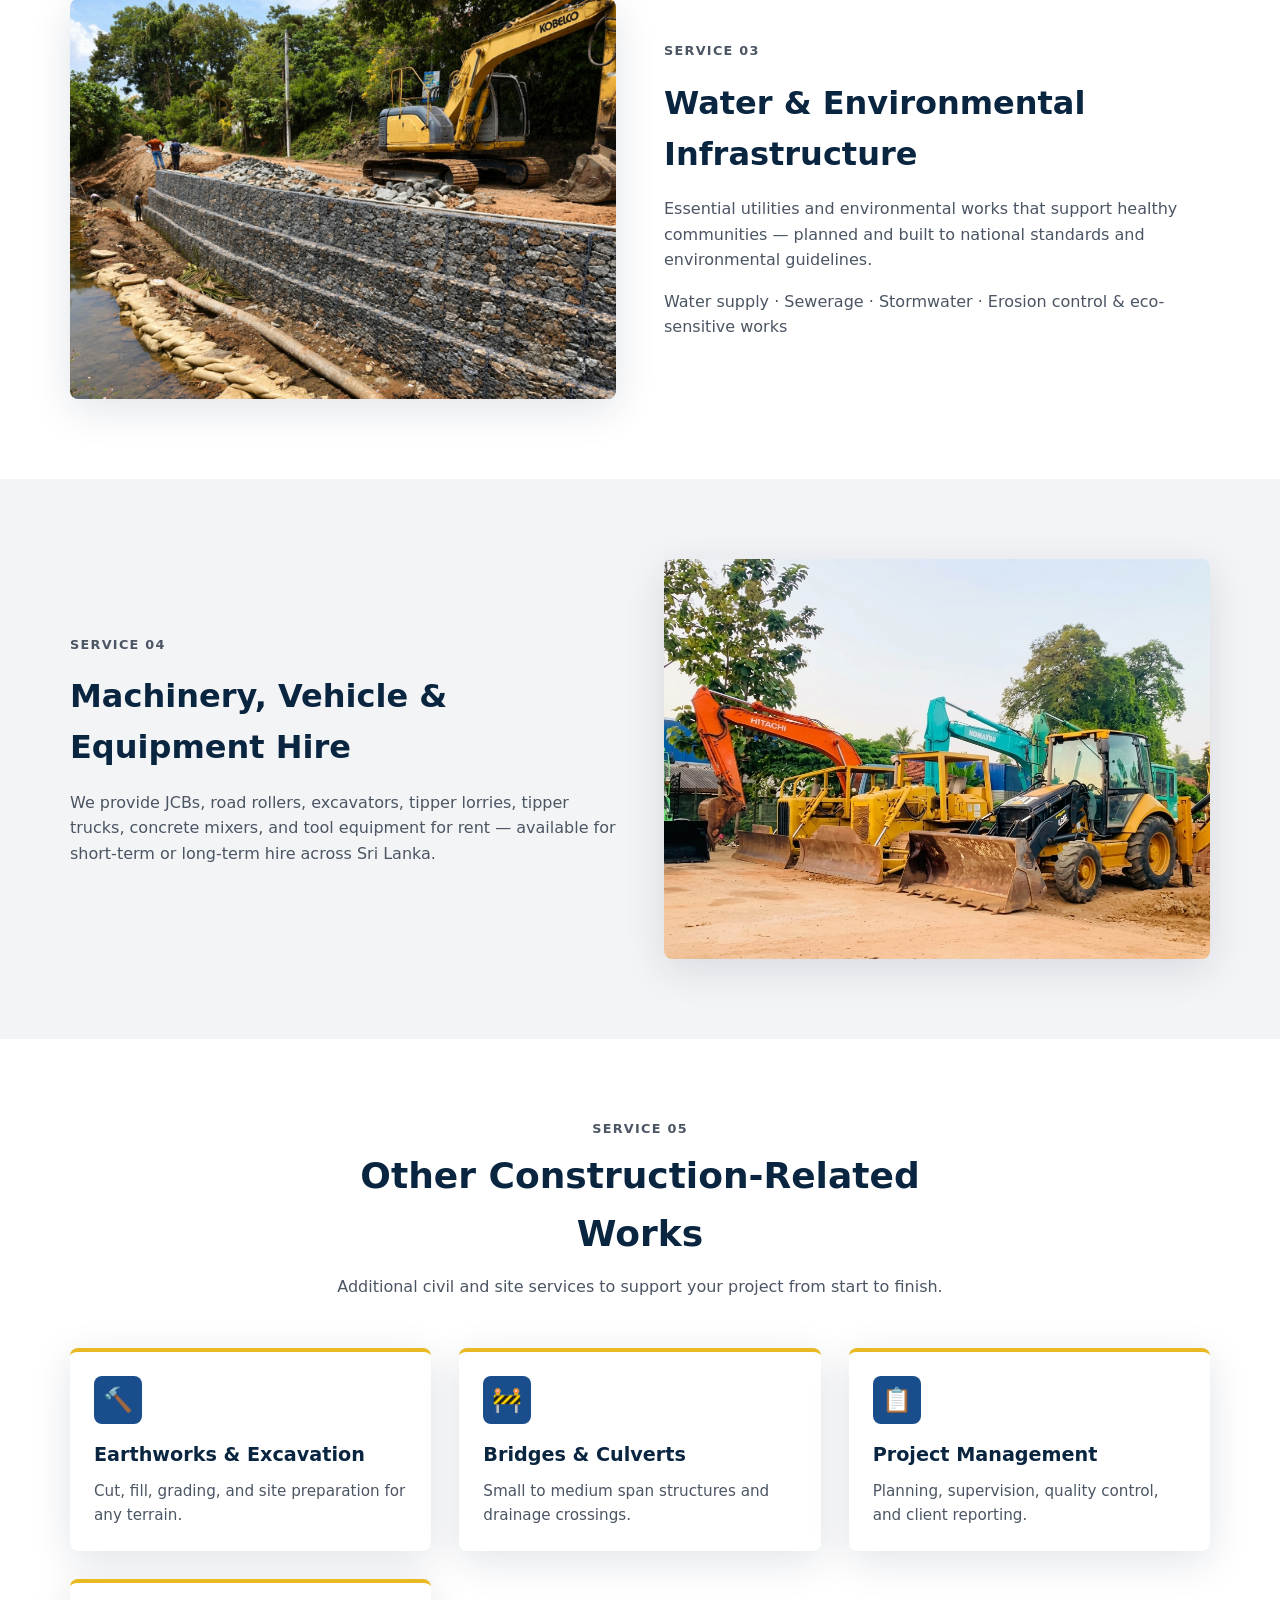
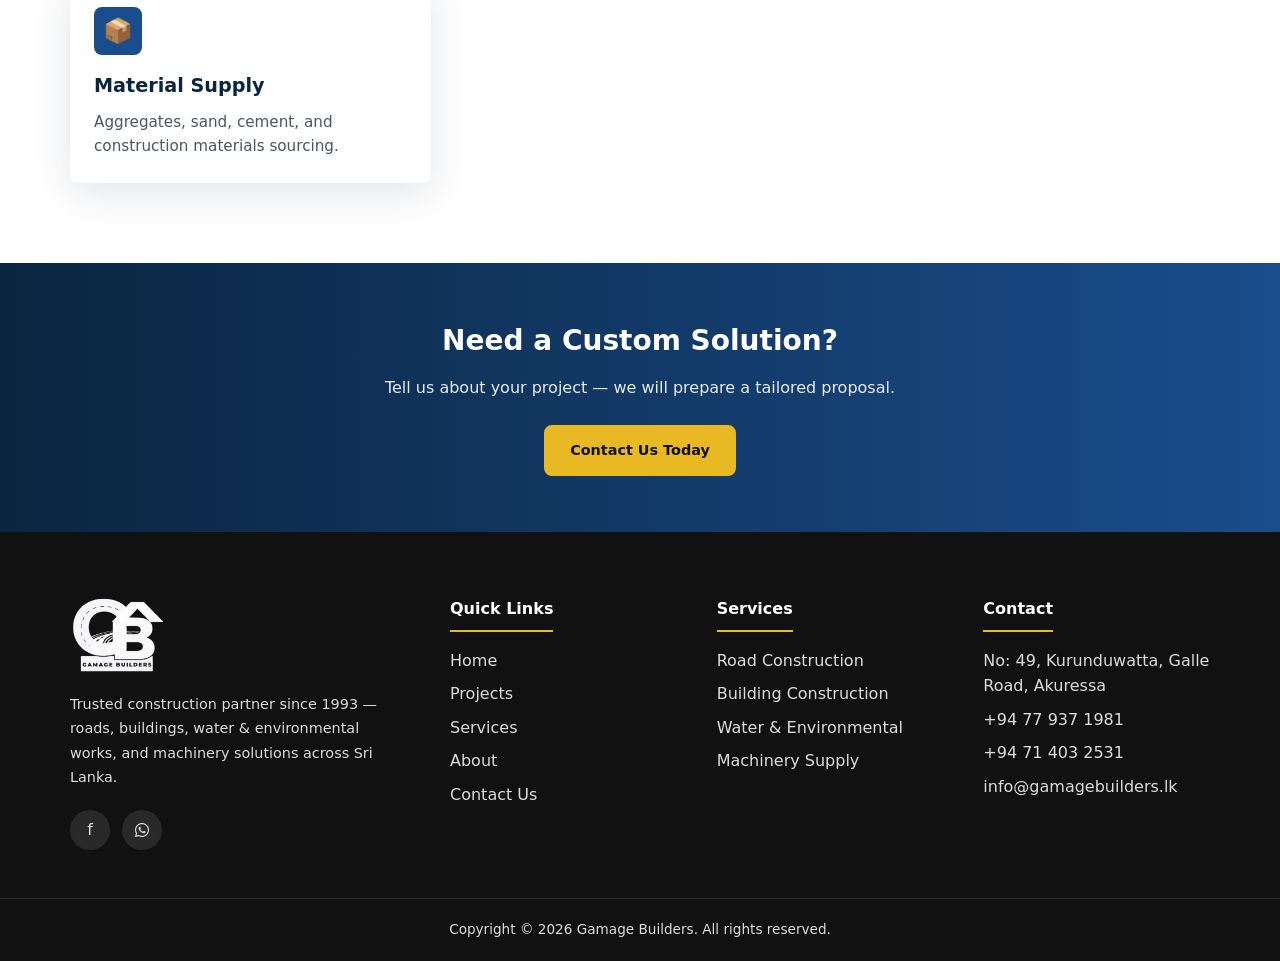
<file: services.html>
<!DOCTYPE html>
<html lang="en">
<head>
  <meta charset="UTF-8">
  <meta name="viewport" content="width=device-width, initial-scale=1.0">
  <meta name="description" content="Construction services by Gamage Builders — roads, buildings, water infrastructure, machinery, and more.">
  <title>Services | Gamage Builders</title>
  <link rel="stylesheet" href="css/style.css">
  <link rel="stylesheet" href="https://cdnjs.cloudflare.com/ajax/libs/font-awesome/6.5.0/css/all.min.css">
  <link rel="icon" href="images/logo.svg" type="image/svg+xml">
</head>
<body>
  <header class="site-header">
    <div class="header-top">
      <div class="container header-top__inner">
        <div class="header-contact-info">
          <a href="tel:+94779371981"><i class="fa-solid fa-phone"></i> +94 77 937 1981</a>
          <a href="mailto:info@gamagebuilders.lk"><i class="fa-solid fa-envelope"></i> info@gamagebuilders.lk</a>
        </div>
        <div class="header-socials" aria-label="Social media">
          <a href="https://www.facebook.com/gamagebuilders" target="_blank" rel="noopener noreferrer" title="Facebook"><i class="fa-brands fa-facebook-f"></i></a>
          <a href="https://twitter.com/" target="_blank" rel="noopener noreferrer" title="Twitter / X"><i class="fa-brands fa-x-twitter"></i></a>
          <!-- <a href="https://instagram.com/" target="_blank" rel="noopener noreferrer" title="Instagram"><i class="fa-brands fa-instagram"></i></a>
          <a href="https://linkedin.com/" target="_blank" rel="noopener noreferrer" title="LinkedIn"><i class="fa-brands fa-linkedin-in"></i></a> -->
          <a href="https://wa.me/94779371981" target="_blank" rel="noopener noreferrer" title="WhatsApp"><i class="fa-brands fa-whatsapp"></i></a>
        </div>
      </div>
    </div>
    <div class="header-nav">
      <div class="container header-nav__inner">
        <a href="index.html" class="logo">
          <img src="images/Company_Logo.png" alt="Gamage Builders" width="160" height="50"
               onerror="this.onerror=null;this.src='images/logo.svg';">
          <div class="logo__text">Gamage Builders<span>Since 1993</span></div>
        </a>
        <nav class="main-nav" aria-label="Main navigation">
          <ul>
            <li><a href="index.html">Home</a></li>
            <li><a href="projects.html">Projects</a></li>
            <li><a href="services.html" class="active">Services</a></li>
            <li><a href="about.html">About</a></li>
            <li><a href="contact.html">Contact Us</a></li>
          </ul>
        </nav>
        <a href="contact.html" class="btn btn--primary header-quote">Get A Quote</a>
        <button class="nav-toggle" type="button" aria-label="Open menu" aria-expanded="false">
          <span></span><span></span><span></span>
        </button>
      </div>
    </div>
  </header>

  <main>
    <section class="page-hero">
      <div class="container">
        <h1>Our Services</h1>
        <p>End-to-end construction solutions — from roads and buildings to water systems and heavy machinery.</p>
        <p class="breadcrumb"><a href="index.html">Home</a> / Services</p>
      </div>
    </section>

    <section class="section" id="roads">
      <div class="container split">
        <div class="split__image">
          <img src="images/road_construction.jpg" alt="Road construction works">
        </div>
        <div>
          <p class="section__eyebrow">Service 01</p>
          <h2>Road Construction</h2>
          <p>We design and execute road projects for national highways, provincial roads, urban streets, and rural access paths. Our teams handle earthworks, sub-base preparation, asphalt and concrete paving, kerbing, signage, and drainage integration.</p>
          <p style="margin-top:1rem;color:var(--gray-700)">Highway works · Rural access roads · Resurfacing · Drainage & culverts</p>
        </div>
      </div>
    </section>

    <section class="section section--gray" id="buildings">
      <div class="container split">
        <div>
          <p class="section__eyebrow">Service 02</p>
          <h2>Building Construction</h2>
          <p>Residential homes, commercial offices, retail spaces, schools, and public buildings — constructed with quality materials and skilled trades. We manage the full cycle: structural works, MEP coordination, finishes, and handover.</p>
          <a href="contact.html" class="btn btn--blue" style="margin-top:1.5rem;display:inline-flex">Discuss Your Building Project</a>
        </div>
        <div class="split__image">
          <img src="images/b_con_4.jpeg" alt="Building under construction">
        </div>
      </div>
    </section>

    <section class="section" id="water">
      <div class="container split">
        <div class="split__image">
          <img src="images/Projects/Holuwagoda.png" alt="Water infrastructure">
        </div>
        <div>
          <p class="section__eyebrow">Service 03</p>
          <h2>Water & Environmental Infrastructure</h2>
          <p>Essential utilities and environmental works that support healthy communities — planned and built to national standards and environmental guidelines.</p>
          <p style="margin-top:1rem;color:var(--gray-700)">Water supply · Sewerage · Stormwater · Erosion control & eco-sensitive works</p>
        </div>
      </div>
    </section>

    <section class="section section--gray" id="machinery">
      <div class="container split">
        <div>
          <p class="section__eyebrow">Service 04</p>
          <h2>Machinery, Vehicle & Equipment Hire</h2>
          <p>We provide JCBs, road rollers, excavators, tipper lorries, tipper trucks, concrete mixers, and tool equipment for rent — available for short-term or long-term hire across Sri Lanka.</p>
        </div>
        <div class="split__image">
          <img src="images/Services/hire.png" alt="Machinery, Vehicle & Equipment Hire">
        </div>
      </div>
    </section>

    <section class="section" id="other">
      <div class="container">
        <header class="section__header">
          <p class="section__eyebrow">Service 05</p>
          <h2>Other Construction-Related Works</h2>
          <p>Additional civil and site services to support your project from start to finish.</p>
        </header>
        <div class="card-grid">
          <article class="service-card">
            <div class="service-card__body">
              <div class="service-card__icon" aria-hidden="true">&#128296;</div>
              <h3>Earthworks & Excavation</h3>
              <p>Cut, fill, grading, and site preparation for any terrain.</p>
            </div>
          </article>
          <article class="service-card">
            <div class="service-card__body">
              <div class="service-card__icon" aria-hidden="true">&#128679;</div>
              <h3>Bridges & Culverts</h3>
              <p>Small to medium span structures and drainage crossings.</p>
            </div>
          </article>
          <article class="service-card">
            <div class="service-card__body">
              <div class="service-card__icon" aria-hidden="true">&#128203;</div>
              <h3>Project Management</h3>
              <p>Planning, supervision, quality control, and client reporting.</p>
            </div>
          </article>
          <article class="service-card">
            <div class="service-card__body">
              <div class="service-card__icon" aria-hidden="true">&#128230;</div>
              <h3>Material Supply</h3>
              <p>Aggregates, sand, cement, and construction materials sourcing.</p>
            </div>
          </article>
        </div>
      </div>
    </section>

    <section class="cta-band">
      <div class="container">
        <h2>Need a Custom Solution?</h2>
        <p>Tell us about your project — we will prepare a tailored proposal.</p>
        <a href="contact.html" class="btn btn--primary">Contact Us Today</a>
      </div>
    </section>
  </main>

  <footer class="site-footer">
    <div class="container footer-grid">
      <div class="footer-brand">
        <img src="images/Logo/logo_mono_2.png" alt="Gamage Builders">
        <p>Trusted construction partner since 1993 — roads, buildings, water & environmental works, and machinery solutions across Sri Lanka.</p>
        <div class="social-links" aria-label="Social media">
          <a href="https://www.facebook.com/gamagebuilders" target="_blank" rel="noopener noreferrer" title="Facebook">f</a>
          <!-- <a href="https://instagram.com/" target="_blank" rel="noopener noreferrer" title="Instagram">&#9679;</a>
          <a href="https://linkedin.com/" target="_blank" rel="noopener noreferrer" title="LinkedIn">in</a> -->
          <a href="https://wa.me/94779371981" target="_blank" rel="noopener noreferrer" title="WhatsApp"><i class="fa-brands fa-whatsapp"></i></a>
        </div>
      </div>
      <div>
        <h4>Quick Links</h4>
        <ul>
          <li><a href="index.html">Home</a></li>
          <li><a href="projects.html">Projects</a></li>
          <li><a href="services.html">Services</a></li>
          <li><a href="about.html">About</a></li>
          <li><a href="contact.html">Contact Us</a></li>
        </ul>
      </div>
      <div>
        <h4>Services</h4>
        <ul>
          <li><a href="services.html#roads">Road Construction</a></li>
          <li><a href="services.html#buildings">Building Construction</a></li>
          <li><a href="services.html#water">Water & Environmental</a></li>
          <li><a href="services.html#machinery">Machinery Supply</a></li>
        </ul>
      </div>
      <div>
        <h4>Contact</h4>
        <ul>
          <li>No: 49, Kurunduwatta, Galle Road, Akuressa</li>
          <li><a href="tel:+94779371981">+94 77 937 1981</a></li>
          <li><a href="tel:+94714032531">+94 71 403 2531</a></li>
          <li><a href="mailto:info@gamagebuilders.lk">info@gamagebuilders.lk</a></li>
        </ul>
      </div>
    </div>
    <div class="footer-bottom">
      <div class="container">
        <p>Copyright &copy; <span id="year"></span> Gamage Builders. All rights reserved.</p>
      </div>
    </div>
  </footer>

  <script src="js/main.js"></script>
</body>
</html>
</file>
<file: css/style.css>
/* Gamage Builders — Construction Company Theme */
:root {
  --blue-dark: #0a2540;
  --blue: #1a4d8c;
  --blue-light: #2d6cb5;
  --yellow: #e8b923;
  --yellow-light: #f5d78e;
  --black: #111111;
  --gray-900: #1f2937;
  --gray-700: #4b5563;
  --gray-500: #6b7280;
  --gray-200: #e5e7eb;
  --gray-100: #f3f4f6;
  --white: #ffffff;
  --font: "Segoe UI", system-ui, -apple-system, BlinkMacSystemFont, sans-serif;
  --shadow: 0 10px 40px rgba(10, 37, 64, 0.12);
  --radius: 8px;
  --transition: 0.25s ease;
  --header-h: 114px;
}

*,
*::before,
*::after {
  box-sizing: border-box;
  margin: 0;
  padding: 0;
}

html {
  scroll-behavior: smooth;
}

body {
  font-family: var(--font);
  color: var(--gray-900);
  line-height: 1.6;
  background: var(--white);
}

img {
  max-width: 100%;
  height: auto;
  display: block;
}

a {
  color: inherit;
  text-decoration: none;
}

ul {
  list-style: none;
}

.container {
  width: min(1140px, 92%);
  margin-inline: auto;
}

/* Header */
.site-header {
  position: sticky;
  top: 0;
  z-index: 1000;
  box-shadow: 0 2px 24px rgba(0, 0, 0, 0.12);
  transition: box-shadow var(--transition);
}

.site-header.scrolled {
  box-shadow: 0 4px 32px rgba(0, 0, 0, 0.18);
}

.header-top {
  background: var(--blue-dark);
  border-bottom: 1px solid rgba(255, 255, 255, 0.07);
}

.header-top__inner {
  display: flex;
  align-items: center;
  justify-content: space-between;
  height: 42px;
  gap: 1.5rem;
}

.header-contact-info {
  display: flex;
  align-items: center;
  gap: 1.5rem;
}

.header-contact-info a {
  display: inline-flex;
  align-items: center;
  gap: 0.45rem;
  font-size: 0.8rem;
  color: rgba(255, 255, 255, 0.68);
  font-weight: 500;
  transition: color var(--transition);
}

.header-contact-info a:hover {
  color: var(--yellow);
}

.header-contact-info a i {
  color: var(--yellow);
  font-size: 0.7rem;
}

.header-socials {
  display: flex;
  align-items: center;
  gap: 0.45rem;
}

.header-socials a {
  width: 28px;
  height: 28px;
  display: inline-flex;
  align-items: center;
  justify-content: center;
  border-radius: 50%;
  color: rgba(255, 255, 255, 0.7);
  background: rgba(255, 255, 255, 0.08);
  font-size: 0.7rem;
  border: 1px solid rgba(255, 255, 255, 0.12);
  transition: background var(--transition), color var(--transition), border-color var(--transition), transform var(--transition);
}

.header-socials a:hover {
  background: var(--yellow);
  color: var(--blue-dark);
  border-color: var(--yellow);
  transform: translateY(-2px);
}

.header-nav {
  background: var(--white);
  border-bottom: 3px solid var(--yellow);
}

.header-nav__inner {
  display: flex;
  align-items: center;
  justify-content: space-between;
  min-height: 72px;
  gap: 2rem;
}

.header-quote {
  border-radius: var(--radius);
  min-width: 148px;
  padding: 0.7rem 1.4rem;
  text-transform: uppercase;
  letter-spacing: 0.05em;
  font-size: 0.82rem;
}

.logo {
  display: flex;
  align-items: center;
  gap: 0.875rem;
  flex-shrink: 0;
  min-width: 0;
}

.logo img,
.logo svg {
  height: 54px;
  width: auto;
  object-fit: contain;
}

.logo__text {
  display: block;
  font-weight: 800;
  font-size: 1.4rem;
  color: var(--blue-dark);
  line-height: 1.15;
}

.logo__text span {
  display: block;
  font-size: 0.68rem;
  font-weight: 700;
  color: var(--blue);
  letter-spacing: 0.13em;
  text-transform: uppercase;
}

.main-nav {
  display: flex;
  align-items: center;
  gap: 2rem;
  margin-left: 0;
}

.main-nav ul {
  display: flex;
  gap: 1.5rem;
}

.main-nav a {
  font-weight: 600;
  font-size: 0.93rem;
  color: var(--gray-700);
  position: relative;
  padding: 0.25rem 0;
  letter-spacing: 0.02em;
  transition: color var(--transition);
}

.main-nav a:hover {
  color: var(--blue-dark);
}

.main-nav a::after {
  content: "";
  position: absolute;
  left: 0;
  bottom: -4px;
  width: 0;
  height: 2px;
  background: var(--yellow);
  border-radius: 2px;
  transition: width var(--transition);
}

.main-nav a:hover::after,
.main-nav a.active::after {
  width: 100%;
}

.main-nav a.active {
  color: var(--blue-dark);
  font-weight: 700;
}

.btn {
  display: inline-flex;
  align-items: center;
  justify-content: center;
  gap: 0.5rem;
  padding: 0.75rem 1.5rem;
  font-weight: 700;
  font-size: 0.9rem;
  border: 2px solid transparent;
  border-radius: var(--radius);
  cursor: pointer;
  transition: background var(--transition), color var(--transition), border-color var(--transition), transform 0.15s;
}

.btn:hover {
  transform: translateY(-1px);
}

.btn--primary {
  background: var(--yellow);
  color: var(--black);
  border-color: var(--yellow);
}

.btn--primary:hover {
  background: var(--yellow-light);
  border-color: var(--yellow-light);
}

.btn--outline {
  background: transparent;
  color: var(--white);
  border-color: var(--white);
}

.btn--outline:hover {
  background: var(--white);
  color: var(--blue-dark);
}

.btn--blue {
  background: var(--blue);
  color: var(--white);
  border-color: var(--blue);
}

.btn--blue:hover {
  background: var(--blue-dark);
  border-color: var(--blue-dark);
}

.nav-toggle {
  display: none;
  flex-direction: column;
  gap: 5px;
  background: none;
  border: none;
  cursor: pointer;
  padding: 0.5rem;
}

.nav-toggle span {
  width: 26px;
  height: 3px;
  background: var(--blue-dark);
  border-radius: 2px;
  transition: var(--transition);
}

/* Hero */
.hero {
  position: relative;
  min-height: 85vh;
  display: flex;
  align-items: center;
  color: var(--white);
  overflow: hidden;
}

.hero__bg {
  position: absolute;
  inset: 0;
  background:
    linear-gradient(105deg, rgba(10, 37, 64, 0.92) 0%, rgba(26, 77, 140, 0.75) 55%, rgba(10, 37, 64, 0.5) 100%),
    url("../images/banner_2.jpg") center / cover no-repeat;
}

.hero__content {
  position: relative;
  z-index: 1;
  padding: 4rem 0;
  max-width: 680px;
}

.hero__eyebrow {
  color: var(--yellow);
  font-weight: 700;
  text-transform: uppercase;
  letter-spacing: 0.12em;
  font-size: 0.85rem;
  margin-bottom: 0.75rem;
}

.hero h1 {
  font-size: clamp(2.25rem, 5vw, 3.5rem);
  line-height: 1.15;
  margin-bottom: 1.25rem;
  font-weight: 800;
}

.hero p {
  font-size: 1.1rem;
  opacity: 0.95;
  margin-bottom: 2rem;
  max-width: 540px;
}

.hero__actions {
  display: flex;
  flex-wrap: wrap;
  gap: 1rem;
}

/* Page hero (inner pages) */
.page-hero {
  background: linear-gradient(135deg, var(--blue-dark), var(--blue));
  color: var(--white);
  padding: 3.5rem 0;
  text-align: center;
}

.page-hero h1 {
  font-size: clamp(2rem, 4vw, 2.75rem);
  margin-bottom: 0.5rem;
}

.page-hero p {
  opacity: 0.9;
  max-width: 600px;
  margin-inline: auto;
}

.breadcrumb {
  font-size: 0.9rem;
  margin-top: 1rem;
  opacity: 0.85;
}

.breadcrumb a:hover {
  color: var(--yellow);
}

/* Section */
.section {
  padding: 5rem 0;
}

.section--gray {
  background: var(--gray-100);
}

.section--dark {
  background: var(--blue-dark);
  color: var(--white);
}

.section__header {
  text-align: center;
  max-width: 640px;
  margin: 0 auto 3rem;
}

.section__eyebrow {
  color: var(--yellow);
  font-weight: 700;
  text-transform: uppercase;
  letter-spacing: 0.1em;
  font-size: 0.8rem;
  margin-bottom: 0.5rem;
}

.section--dark .section__eyebrow {
  color: var(--yellow-light);
}

.section__header h2 {
  font-size: clamp(1.75rem, 3vw, 2.25rem);
  color: var(--blue-dark);
  margin-bottom: 0.75rem;
}

.section--dark .section__header h2 {
  color: var(--white);
}

.section__header p {
  color: var(--gray-700);
}

.section--dark .section__header p {
  color: rgba(255, 255, 255, 0.85);
}

/* Stats */
.stats {
  background: var(--black);
  color: var(--white);
  padding: 3rem 0;
}

.stats__grid {
  display: grid;
  grid-template-columns: repeat(auto-fit, minmax(200px, 1fr));
  gap: 2rem;
  text-align: center;
}

.stat__number {
  font-size: clamp(2rem, 4vw, 2.75rem);
  font-weight: 800;
  color: var(--yellow);
  line-height: 1.2;
}

.stat__label {
  font-size: 0.95rem;
  opacity: 0.9;
  margin-top: 0.25rem;
}

/* About split */
.split {
  display: grid;
  grid-template-columns: 1fr 1fr;
  gap: 3rem;
  align-items: center;
}

.split__image {
  border-radius: var(--radius);
  overflow: hidden;
  box-shadow: var(--shadow);
}

.split__image img {
  width: 100%;
  height: 400px;
  object-fit: cover;
}

.split h2 {
  font-size: 2rem;
  color: var(--blue-dark);
  margin-bottom: 1rem;
}

.split p {
  color: var(--gray-700);
  margin-bottom: 1rem;
}

/* Cards */
.card-grid {
  display: grid;
  grid-template-columns: repeat(auto-fill, minmax(280px, 1fr));
  gap: 1.75rem;
}

.service-card {
  background: var(--white);
  border-radius: var(--radius);
  overflow: hidden;
  box-shadow: var(--shadow);
  transition: transform var(--transition), box-shadow var(--transition);
  border-top: 4px solid var(--yellow);
}

.service-card:hover {
  transform: translateY(-6px);
  box-shadow: 0 16px 48px rgba(10, 37, 64, 0.18);
}

.service-card__img {
  height: 230px;
  overflow: hidden;
}

.service-card__img img {
  width: 100%;
  height: 100%;
  object-fit: cover;
  transition: transform 0.4s ease;
}

.service-card:hover .service-card__img img {
  transform: scale(1.05);
}

.service-card__body {
  padding: 1.5rem;
}

.service-card__icon {
  width: 48px;
  height: 48px;
  background: var(--blue);
  color: var(--white);
  border-radius: var(--radius);
  display: flex;
  align-items: center;
  justify-content: center;
  font-size: 1.5rem;
  margin-bottom: 1rem;
}

.service-card h3 {
  font-size: 1.2rem;
  color: var(--blue-dark);
  margin-bottom: 0.5rem;
}

.service-card p {
  color: var(--gray-700);
  font-size: 0.95rem;
}

/* Project card */
.project-card {
  position: relative;
  border-radius: var(--radius);
  overflow: hidden;
  aspect-ratio: 4/3;
  box-shadow: var(--shadow);
}

.project-card img {
  width: 100%;
  height: 100%;
  object-fit: cover;
  transition: transform 0.5s ease;
}

.project-card:hover img {
  transform: scale(1.08);
}

.project-card__overlay {
  position: absolute;
  inset: 0;
  background: linear-gradient(to top, rgba(10, 37, 64, 0.95) 0%, transparent 60%);
  display: flex;
  flex-direction: column;
  justify-content: flex-end;
  padding: 1.5rem;
  color: var(--white);
}

.project-card__overlay h3 {
  font-size: 1.15rem;
  margin-bottom: 0.25rem;
}

.project-card__overlay span {
  font-size: 0.85rem;
  color: var(--yellow);
}

/* Featured projects carousel (home) */
.featured-carousel {
  position: relative;
  padding-inline: clamp(1rem, 3vw, 2.5rem);
}

.featured-carousel__viewport {
  overflow: hidden;
  border-radius: var(--radius);
  touch-action: pan-y;
}

.featured-carousel__track {
  display: flex;
  gap: clamp(1rem, 2vw, 1.75rem);
  transition: transform 0.55s cubic-bezier(0.33, 1, 0.68, 1);
  will-change: transform;
}

@media (prefers-reduced-motion: reduce) {
  .featured-carousel__track {
    transition: none;
  }
}

.featured-carousel__slide {
  flex-shrink: 0;
  width: 100%;
}

.featured-carousel__arrow {
  position: absolute;
  top: 50%;
  transform: translateY(-50%);
  width: 44px;
  height: 44px;
  border: none;
  border-radius: 50%;
  background: var(--white);
  color: var(--blue-dark);
  box-shadow: 0 4px 24px rgba(10, 37, 64, 0.18);
  cursor: pointer;
  z-index: 2;
  display: flex;
  align-items: center;
  justify-content: center;
  font-size: 1rem;
  transition: background var(--transition), color var(--transition), box-shadow var(--transition);
}

.featured-carousel__arrow:hover {
  background: var(--yellow);
  color: var(--black);
  box-shadow: 0 6px 28px rgba(10, 37, 64, 0.22);
}

.featured-carousel__arrow:focus-visible {
  outline: 3px solid var(--yellow);
  outline-offset: 2px;
}

.featured-carousel__arrow--prev {
  left: 0.75rem;
}

.featured-carousel__arrow--next {
  right: 0.75rem;
}

@media (max-width: 480px) {
  .featured-carousel {
    padding-inline: 0.25rem;
  }

  .featured-carousel__arrow {
    width: 34px;
    height: 34px;
    font-size: 0.82rem;
  }

  .featured-carousel__arrow--prev {
    left: 0.5rem;
  }

  .featured-carousel__arrow--next {
    right: 0.5rem;
  }

  .featured-carousel .project-card {
    aspect-ratio: 16/11;
  }

  .featured-carousel .project-card__overlay {
    padding: 1rem;
  }

  .featured-carousel .project-card__overlay h3 {
    font-size: 1rem;
  }

  .featured-carousel .project-card__overlay span {
    font-size: 0.78rem;
  }
}

/* Features */
.features {
  display: grid;
  grid-template-columns: repeat(auto-fit, minmax(240px, 1fr));
  gap: 2rem;
}

.feature {
  display: flex;
  gap: 1rem;
  align-items: flex-start;
}

.feature__icon {
  flex-shrink: 0;
  width: 52px;
  height: 52px;
  background: var(--yellow);
  color: var(--black);
  border-radius: 50%;
  display: flex;
  align-items: center;
  justify-content: center;
  font-weight: 800;
  font-size: 1.25rem;
}

.feature h3 {
  font-size: 1.05rem;
  color: var(--blue-dark);
  margin-bottom: 0.35rem;
}

.feature p {
  font-size: 0.9rem;
  color: var(--gray-700);
}

/* Why Choose Us — card layout (home) */
.features--cards {
  grid-template-columns: repeat(auto-fit, minmax(220px, 1fr));
  gap: 1.5rem;
}

.feature-card {
  background: var(--white);
  border-radius: var(--radius);
  padding: 2rem 1.5rem 1.75rem;
  text-align: center;
  box-shadow: 0 12px 36px rgba(0, 0, 0, 0.18);
  border-top: 4px solid var(--yellow);
  transition: transform var(--transition), box-shadow var(--transition);
}

.feature-card:hover {
  transform: translateY(-4px);
  box-shadow: 0 18px 44px rgba(0, 0, 0, 0.22);
}

.feature-card__icon {
  width: 56px;
  height: 56px;
  margin: 0 auto 1.25rem;
  background: linear-gradient(135deg, var(--blue), var(--blue-light));
  color: var(--white);
  border-radius: var(--radius);
  display: flex;
  align-items: center;
  justify-content: center;
  font-size: 1.35rem;
  font-weight: 800;
}

.feature-card h3 {
  font-size: 1.1rem;
  color: var(--blue-dark);
  margin-bottom: 0.5rem;
}

.feature-card p {
  font-size: 0.9rem;
  color: var(--gray-700);
  line-height: 1.65;
  margin: 0;
}

/* Team */
.team-grid {
  display: grid;
  grid-template-columns: repeat(auto-fit, minmax(260px, 1fr));
  gap: 2rem;
}

.team-card {
  background: var(--white);
  border-radius: var(--radius);
  padding: 2rem;
  text-align: center;
  box-shadow: var(--shadow);
  border-bottom: 4px solid var(--blue);
}

.team-card__avatar {
  width: 110px;
  height: 110px;
  margin: 0 auto 1rem;
  border-radius: 50%;
  background: linear-gradient(135deg, var(--blue), var(--blue-light));
  color: var(--white);
  display: flex;
  align-items: center;
  justify-content: center;
  font-size: 2rem;
  overflow: hidden;
  border: 3px solid var(--blue-light);
  box-shadow: 0 4px 16px rgba(10, 37, 64, 0.15);
  font-weight: 800;
}

.team-card__avatar img {
  width: 100%;
  height: 100%;
  object-fit: cover;
  object-position: top center;
  display: block;
}

.team-card h3 {
  color: var(--blue-dark);
  margin-bottom: 0.25rem;
}

.team-card .role {
  color: var(--yellow);
  font-weight: 700;
  font-size: 0.9rem;
  margin-bottom: 0.75rem;
}

.team-card p {
  font-size: 0.9rem;
  color: var(--gray-700);
}

/* Testimonials */
.testimonial-grid {
  display: grid;
  grid-template-columns: repeat(auto-fit, minmax(280px, 1fr));
  gap: 1.5rem;
}

.testimonial {
  background: var(--white);
  padding: 1.75rem;
  border-radius: var(--radius);
  box-shadow: var(--shadow);
  border-left: 4px solid var(--yellow);
}

.testimonial p {
  font-style: italic;
  color: var(--gray-700);
  margin-bottom: 1rem;
}

.testimonial cite {
  font-weight: 700;
  color: var(--blue-dark);
  font-style: normal;
}

.testimonial cite span {
  display: block;
  font-weight: 500;
  font-size: 0.85rem;
  color: var(--gray-500);
}

/* CTA band */
.cta-band {
  background: linear-gradient(90deg, var(--blue-dark), var(--blue));
  color: var(--white);
  padding: 3.5rem 0;
  text-align: center;
}

.cta-band h2 {
  font-size: 1.75rem;
  margin-bottom: 0.75rem;
}

.cta-band p {
  margin-bottom: 1.5rem;
  opacity: 0.9;
}

/* Contact */
.contact-grid {
  display: grid;
  grid-template-columns: 1fr 1.2fr;
  gap: 3rem;
  align-items: start;
}

.contact-info__item {
  display: flex;
  gap: 1rem;
  margin-bottom: 1.5rem;
}

.contact-info__icon {
  width: 48px;
  height: 48px;
  background: var(--blue);
  color: var(--white);
  border-radius: var(--radius);
  display: flex;
  align-items: center;
  justify-content: center;
  flex-shrink: 0;
  font-size: 1.25rem;
}

.contact-info h3 {
  font-size: 1rem;
  color: var(--blue-dark);
  margin-bottom: 0.25rem;
}

.contact-info a:hover {
  color: var(--blue);
}

.contact-form {
  background: var(--gray-100);
  padding: 2rem;
  border-radius: var(--radius);
  box-shadow: var(--shadow);
}

.form-group {
  margin-bottom: 1.25rem;
}

.form-group label {
  display: block;
  font-weight: 600;
  font-size: 0.9rem;
  margin-bottom: 0.35rem;
  color: var(--blue-dark);
}

.form-group input,
.form-group select,
.form-group textarea {
  width: 100%;
  padding: 0.75rem 1rem;
  border: 1px solid var(--gray-200);
  border-radius: var(--radius);
  font-family: inherit;
  font-size: 1rem;
  transition: border-color var(--transition);
}

.form-group input:focus,
.form-group select:focus,
.form-group textarea:focus {
  outline: none;
  border-color: var(--blue);
  box-shadow: 0 0 0 3px rgba(26, 77, 140, 0.15);
}

.form-group textarea {
  min-height: 140px;
  resize: vertical;
}

.form-row {
  display: grid;
  grid-template-columns: 1fr 1fr;
  gap: 1rem;
}

.form-message {
  margin-top: 1rem;
  padding: 0.75rem;
  border-radius: var(--radius);
  display: none;
}

.form-message.pending {
  display: block;
  background: var(--gray-200);
  color: var(--blue-dark);
}

.form-honey {
  display: none !important;
}

.contact-form button[type="submit"]:disabled {
  opacity: 0.7;
  cursor: not-allowed;
}

.form-message.success {
  display: block;
  background: #d1fae5;
  color: #065f46;
}

.form-message.error {
  display: block;
  background: #fee2e2;
  color: #991b1b;
}

.map-wrap {
  margin-top: 3rem;
  border-radius: var(--radius);
  overflow: hidden;
  box-shadow: var(--shadow);
  height: 360px;
  background: var(--gray-200);
}

.map-wrap iframe {
  width: 100%;
  height: 100%;
  border: 0;
}

/* FAQ */
.faq-list {
  max-width: 800px;
  margin: 0 auto;
}

.faq-item {
  border-bottom: 1px solid var(--gray-200);
}

.faq-question {
  width: 100%;
  text-align: left;
  padding: 1.25rem 0;
  background: none;
  border: none;
  font-family: inherit;
  font-size: 1.05rem;
  font-weight: 700;
  color: var(--blue-dark);
  cursor: pointer;
  display: flex;
  justify-content: space-between;
  align-items: center;
  gap: 1rem;
}

.faq-question::after {
  content: "+";
  font-size: 1.5rem;
  color: var(--yellow);
  flex-shrink: 0;
}

.faq-item.open .faq-question::after {
  content: "−";
}

.faq-answer {
  max-height: 0;
  overflow: hidden;
  transition: max-height 0.35s ease;
}

.faq-answer p {
  padding-bottom: 1.25rem;
  color: var(--gray-700);
}

.faq-item.open .faq-answer {
  max-height: 200px;
}

/* Footer */
.site-footer {
  background: var(--black);
  color: rgba(255, 255, 255, 0.85);
  padding-top: 4rem;
}

.footer-grid {
  display: grid;
  grid-template-columns: 1.5fr repeat(3, 1fr);
  gap: 2.5rem;
  padding-bottom: 3rem;
}

.footer-brand img,
.footer-brand svg {
  height: 80px;
  margin-bottom: 1rem;
  display: block;
  margin-left: 0;
  margin-right: auto;
}

.footer-brand p {
  font-size: 0.9rem;
  line-height: 1.7;
  margin-bottom: 1.25rem;
}

.social-links {
  display: flex;
  gap: 0.75rem;
}

.social-links a {
  width: 40px;
  height: 40px;
  border-radius: 50%;
  background: rgba(255, 255, 255, 0.1);
  display: flex;
  align-items: center;
  justify-content: center;
  transition: background var(--transition), color var(--transition);
}

.social-links a:hover {
  background: var(--yellow);
  color: var(--black);
}

.site-footer h4 {
  color: var(--white);
  font-size: 1rem;
  margin-bottom: 1rem;
  padding-bottom: 0.5rem;
  border-bottom: 2px solid var(--yellow);
  display: inline-block;
}

.site-footer ul li {
  margin-bottom: 0.5rem;
}

.site-footer a:hover {
  color: var(--yellow);
}

.footer-bottom {
  border-top: 1px solid rgba(255, 255, 255, 0.1);
  padding: 1.25rem 0;
  text-align: center;
  font-size: 0.85rem;
}

.text-center {
  text-align: center;
}

.mt-2 {
  margin-top: 2rem;
}

/* Mobile */
@media (max-width: 900px) {
  .header-contact-info a:last-child {
    display: none;
  }

  .split,
  .contact-grid,
  .footer-grid {
    grid-template-columns: 1fr;
  }

  .form-row {
    grid-template-columns: 1fr;
  }
}

@media (max-width: 768px) {
  :root {
    --header-h: 72px;
  }

  .header-top {
    display: none;
  }

  .header-nav__inner {
    min-height: 68px;
    gap: 0.85rem;
  }

  .logo {
    gap: 0.75rem;
    flex: 1;
  }

  .logo img,
  .logo svg {
    height: 46px;
  }

  .logo__text {
    font-size: 1.15rem;
    line-height: 1.05;
    display: flex;
    flex-direction: column;
    justify-content: center;
    gap: 0.32rem;
  }

  .logo__text span {
    font-size: 0.6rem;
    line-height: 1;
    margin-top: 0;
  }

  .nav-toggle {
    display: flex;
    margin-left: 0;
    align-self: center;
  }

  .header-quote {
    display: none;
  }

  .main-nav {
    position: fixed;
    top: 0;
    right: -100%;
    width: min(300px, 85vw);
    height: 100vh;
    background: var(--white);
    flex-direction: column;
    align-items: flex-start;
    padding: 6rem 2rem 2rem;
    box-shadow: -10px 0 40px rgba(0, 0, 0, 0.15);
    transition: right var(--transition);
    gap: 1.5rem;
    margin-left: 0;
  }

  .main-nav a {
    color: var(--gray-900);
  }

  .main-nav a.active {
    color: var(--blue);
  }

  .main-nav.open {
    right: 0;
  }

  .main-nav ul {
    flex-direction: column;
    width: 100%;
  }

  .main-nav .btn {
    width: 100%;
  }

  .split__image img {
    height: 280px;
  }
}

@media (max-width: 420px) {
  .logo__text {
    font-size: 1rem;
    gap: 0.26rem;
  }

  .logo__text span {
    font-size: 0.55rem;
    letter-spacing: 0.09em;
    margin-top: 0;
  }
}
</file>
